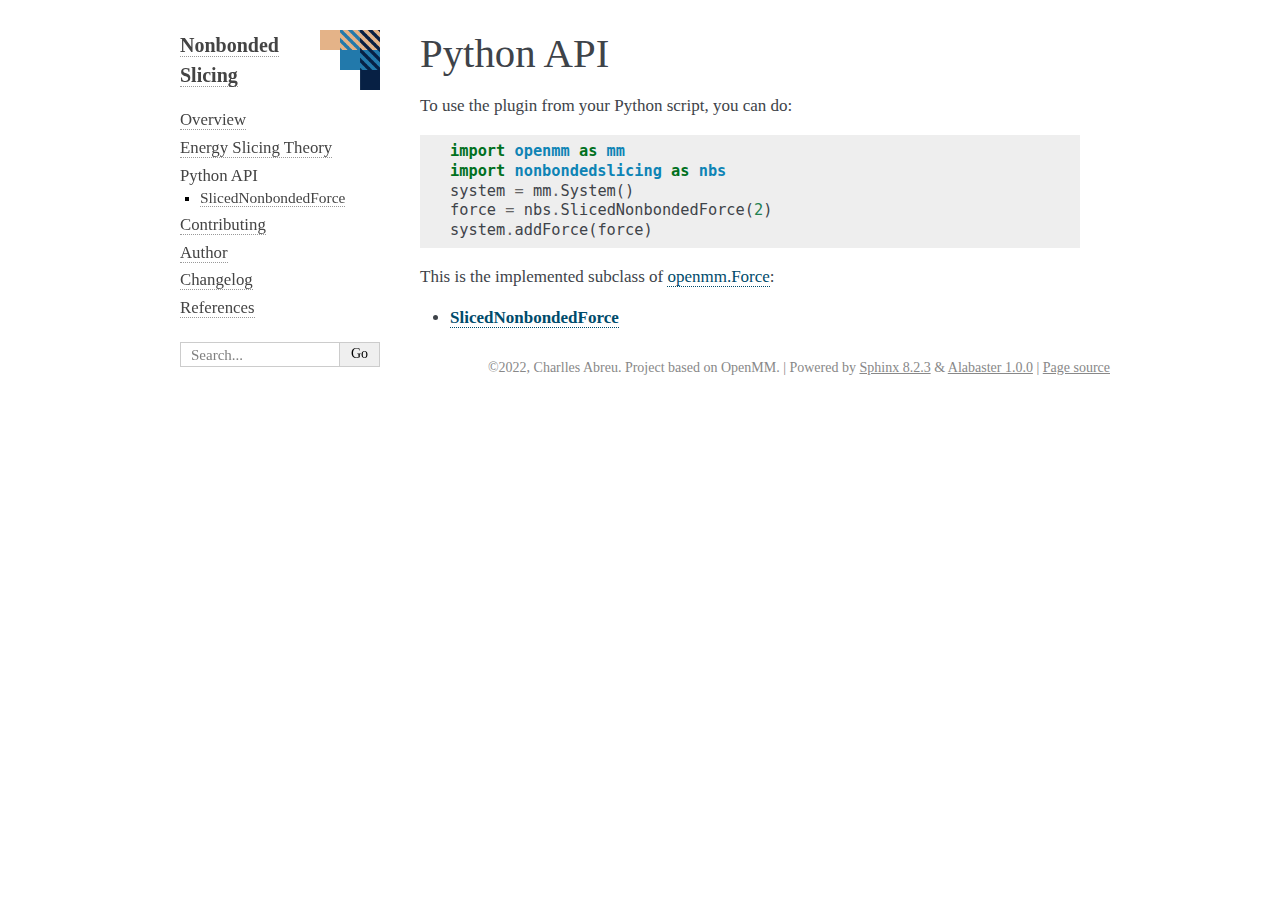
<file: docs/pythonapi/index.html>
<!DOCTYPE html>

<html lang="en" data-content_root="../">
  <head>
    <meta charset="utf-8" />
    <meta name="viewport" content="width=device-width, initial-scale=1.0" /><meta name="viewport" content="width=device-width, initial-scale=1" />

    <title>Python API &#8212; Nonbonded Slicing  documentation</title>
    <link rel="stylesheet" type="text/css" href="../_static/pygments.css?v=03e43079" />
    <link rel="stylesheet" type="text/css" href="../_static/basic.css?v=b08954a9" />
    <link rel="stylesheet" type="text/css" href="../_static/alabaster.css?v=27fed22d" />
    <link rel="stylesheet" type="text/css" href="../_static/copybutton.css?v=76b2166b" />
    <link rel="stylesheet" type="text/css" href="../_static/css/custom.css?v=d72ef124" />
    <script src="../_static/documentation_options.js?v=5929fcd5"></script>
    <script src="../_static/doctools.js?v=9bcbadda"></script>
    <script src="../_static/sphinx_highlight.js?v=dc90522c"></script>
    <script src="../_static/clipboard.min.js?v=a7894cd8"></script>
    <script src="../_static/copybutton.js?v=ccdb6887"></script>
    <link rel="index" title="Index" href="../genindex.html" />
    <link rel="search" title="Search" href="../search.html" />
    <link rel="next" title="SlicedNonbondedForce" href="SlicedNonbondedForce.html" />
    <link rel="prev" title="Energy Slicing Theory" href="../theory.html" />
   
  <link rel="stylesheet" href="../_static/custom.css" type="text/css" />
  

  
  

  </head><body>
  

    <div class="document">
      <div class="documentwrapper">
        <div class="bodywrapper">
          

          <div class="body" role="main">
            
  <section id="python-api">
<h1>Python API<a class="headerlink" href="#python-api" title="Link to this heading">¶</a></h1>
<p>To use the plugin from your Python script, you can do:</p>
<div class="highlight-python notranslate"><div class="highlight"><pre><span></span><span class="kn">import</span><span class="w"> </span><span class="nn">openmm</span><span class="w"> </span><span class="k">as</span><span class="w"> </span><span class="nn">mm</span>
<span class="kn">import</span><span class="w"> </span><span class="nn">nonbondedslicing</span><span class="w"> </span><span class="k">as</span><span class="w"> </span><span class="nn">nbs</span>
<span class="n">system</span> <span class="o">=</span> <span class="n">mm</span><span class="o">.</span><span class="n">System</span><span class="p">()</span>
<span class="n">force</span> <span class="o">=</span> <span class="n">nbs</span><span class="o">.</span><span class="n">SlicedNonbondedForce</span><span class="p">(</span><span class="mi">2</span><span class="p">)</span>
<span class="n">system</span><span class="o">.</span><span class="n">addForce</span><span class="p">(</span><span class="n">force</span><span class="p">)</span>
</pre></div>
</div>
<p>This is the implemented subclass of <a class="extlink-OpenMM reference external" href="http://docs.openmm.org/latest/api-python/generated/openmm.openmm.Force.html">openmm.Force</a>:</p>
<div class="toctree-wrapper compound">
<ul>
<li class="toctree-l1"><a class="reference internal" href="SlicedNonbondedForce.html">SlicedNonbondedForce</a></li>
</ul>
</div>
</section>


          </div>
          
        </div>
      </div>
      <div class="sphinxsidebar" role="navigation" aria-label="Main">
        <div class="sphinxsidebarwrapper">
<p class="logo">
  <a href="../index.html">
    <img class="logo" src="../_static/logo_small.png" alt="Logo" />
    
    <h1 class="logo logo-name">Nonbonded Slicing</h1>
    
  </a>
</p>











<h3><a href="../index.html">Table of Contents</a></h3>
<ul class="current">
<li class="toctree-l1"><a class="reference internal" href="../overview.html">Overview</a></li>
<li class="toctree-l1"><a class="reference internal" href="../theory.html">Energy Slicing Theory</a></li>
<li class="toctree-l1 current"><a class="current reference internal" href="#">Python API</a><ul>
<li class="toctree-l2"><a class="reference internal" href="SlicedNonbondedForce.html">SlicedNonbondedForce</a></li>
</ul>
</li>
<li class="toctree-l1"><a class="reference internal" href="../contributing.html">Contributing</a></li>
<li class="toctree-l1"><a class="reference internal" href="../authors.html">Author</a></li>
<li class="toctree-l1"><a class="reference internal" href="../changelog.html">Changelog</a></li>
<li class="toctree-l1"><a class="reference internal" href="../references.html">References</a></li>
</ul>

<search id="searchbox" style="display: none" role="search">
  <h3 id="searchlabel">Quick search</h3>
    <div class="searchformwrapper">
    <form class="search" action="../search.html" method="get">
      <input type="text" name="q" aria-labelledby="searchlabel" autocomplete="off" autocorrect="off" autocapitalize="off" spellcheck="false"/>
      <input type="submit" value="Go" />
    </form>
    </div>
</search>
<script>document.getElementById('searchbox').style.display = "block"</script>
        </div>
      </div>
      <div class="clearer"></div>
    </div>
    <div class="footer">
      &#169;2022, Charlles Abreu. Project based on OpenMM.
      
      |
      Powered by <a href="https://www.sphinx-doc.org/">Sphinx 8.2.3</a>
      &amp; <a href="https://alabaster.readthedocs.io">Alabaster 1.0.0</a>
      
      |
      <a href="../_sources/pythonapi/index.rst.txt"
          rel="nofollow">Page source</a>
    </div>

    

    
  </body>
</html>
</file>
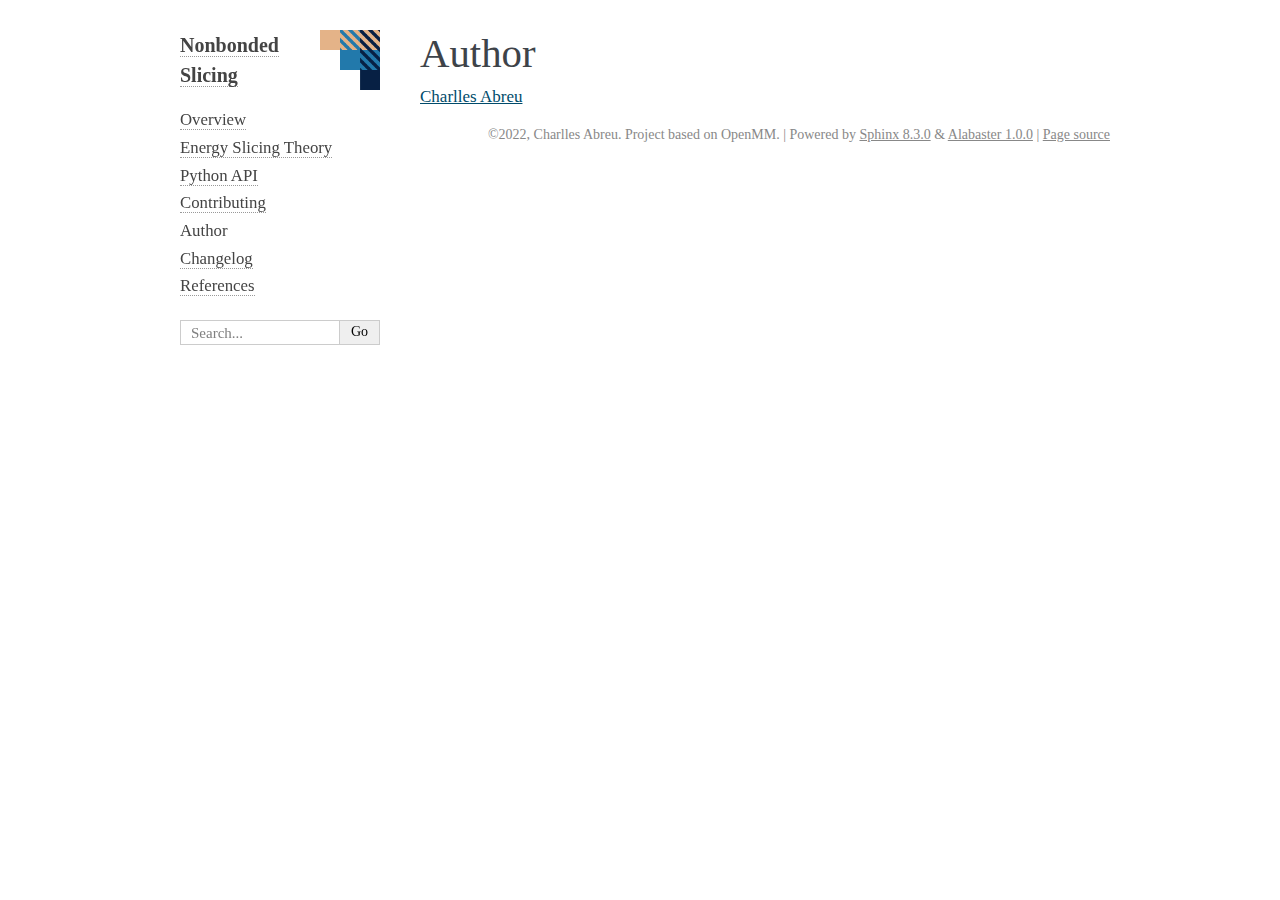
<file: docs/authors.html>
<!DOCTYPE html>

<html lang="en" data-content_root="./">
  <head>
    <meta charset="utf-8" />
    <meta name="viewport" content="width=device-width, initial-scale=1.0" /><meta name="viewport" content="width=device-width, initial-scale=1" />

    <title>Author &#8212; Nonbonded Slicing  documentation</title>
    <link rel="stylesheet" type="text/css" href="_static/pygments.css?v=03e43079" />
    <link rel="stylesheet" type="text/css" href="_static/basic.css?v=b08954a9" />
    <link rel="stylesheet" type="text/css" href="_static/alabaster.css?v=27fed22d" />
    <link rel="stylesheet" type="text/css" href="_static/copybutton.css?v=76b2166b" />
    <link rel="stylesheet" type="text/css" href="_static/css/custom.css?v=d72ef124" />
    <script src="_static/documentation_options.js?v=5929fcd5"></script>
    <script src="_static/doctools.js?v=9bcbadda"></script>
    <script src="_static/sphinx_highlight.js?v=dc90522c"></script>
    <script src="_static/clipboard.min.js?v=a7894cd8"></script>
    <script src="_static/copybutton.js?v=ccdb6887"></script>
    <link rel="index" title="Index" href="genindex.html" />
    <link rel="search" title="Search" href="search.html" />
    <link rel="next" title="Changelog" href="changelog.html" />
    <link rel="prev" title="Contributing" href="contributing.html" />
   
  <link rel="stylesheet" href="_static/custom.css" type="text/css" />
  

  
  

  </head><body>
  

    <div class="document">
      <div class="documentwrapper">
        <div class="bodywrapper">
          

          <div class="body" role="main">
            
  <section id="author">
<h1>Author<a class="headerlink" href="#author" title="Link to this heading">¶</a></h1>
<a class="github-button" href="https://github.com/craabreu" data-show-count="false" aria-label="Follow @craabreu on GitHub">Charlles Abreu</a>

<script async defer src="https://buttons.github.io/buttons.js"></script></section>


          </div>
          
        </div>
      </div>
      <div class="sphinxsidebar" role="navigation" aria-label="Main">
        <div class="sphinxsidebarwrapper">
<p class="logo">
  <a href="index.html">
    <img class="logo" src="_static/logo_small.png" alt="Logo" />
    
    <h1 class="logo logo-name">Nonbonded Slicing</h1>
    
  </a>
</p>











<h3><a href="index.html">Table of Contents</a></h3>
<ul class="current">
<li class="toctree-l1"><a class="reference internal" href="overview.html">Overview</a></li>
<li class="toctree-l1"><a class="reference internal" href="theory.html">Energy Slicing Theory</a></li>
<li class="toctree-l1"><a class="reference internal" href="pythonapi/index.html">Python API</a></li>
<li class="toctree-l1"><a class="reference internal" href="contributing.html">Contributing</a></li>
<li class="toctree-l1 current"><a class="current reference internal" href="#">Author</a></li>
<li class="toctree-l1"><a class="reference internal" href="changelog.html">Changelog</a></li>
<li class="toctree-l1"><a class="reference internal" href="references.html">References</a></li>
</ul>

<search id="searchbox" style="display: none" role="search">
  <h3 id="searchlabel">Quick search</h3>
    <div class="searchformwrapper">
    <form class="search" action="search.html" method="get">
      <input type="text" name="q" aria-labelledby="searchlabel" autocomplete="off" autocorrect="off" autocapitalize="off" spellcheck="false"/>
      <input type="submit" value="Go" />
    </form>
    </div>
</search>
<script>document.getElementById('searchbox').style.display = "block"</script>
        </div>
      </div>
      <div class="clearer"></div>
    </div>
    <div class="footer">
      &#169;2022, Charlles Abreu. Project based on OpenMM.
      
      |
      Powered by <a href="https://www.sphinx-doc.org/">Sphinx 8.3.0</a>
      &amp; <a href="https://alabaster.readthedocs.io">Alabaster 1.0.0</a>
      
      |
      <a href="_sources/authors.rst.txt"
          rel="nofollow">Page source</a>
    </div>

    

    
  </body>
</html>
</file>
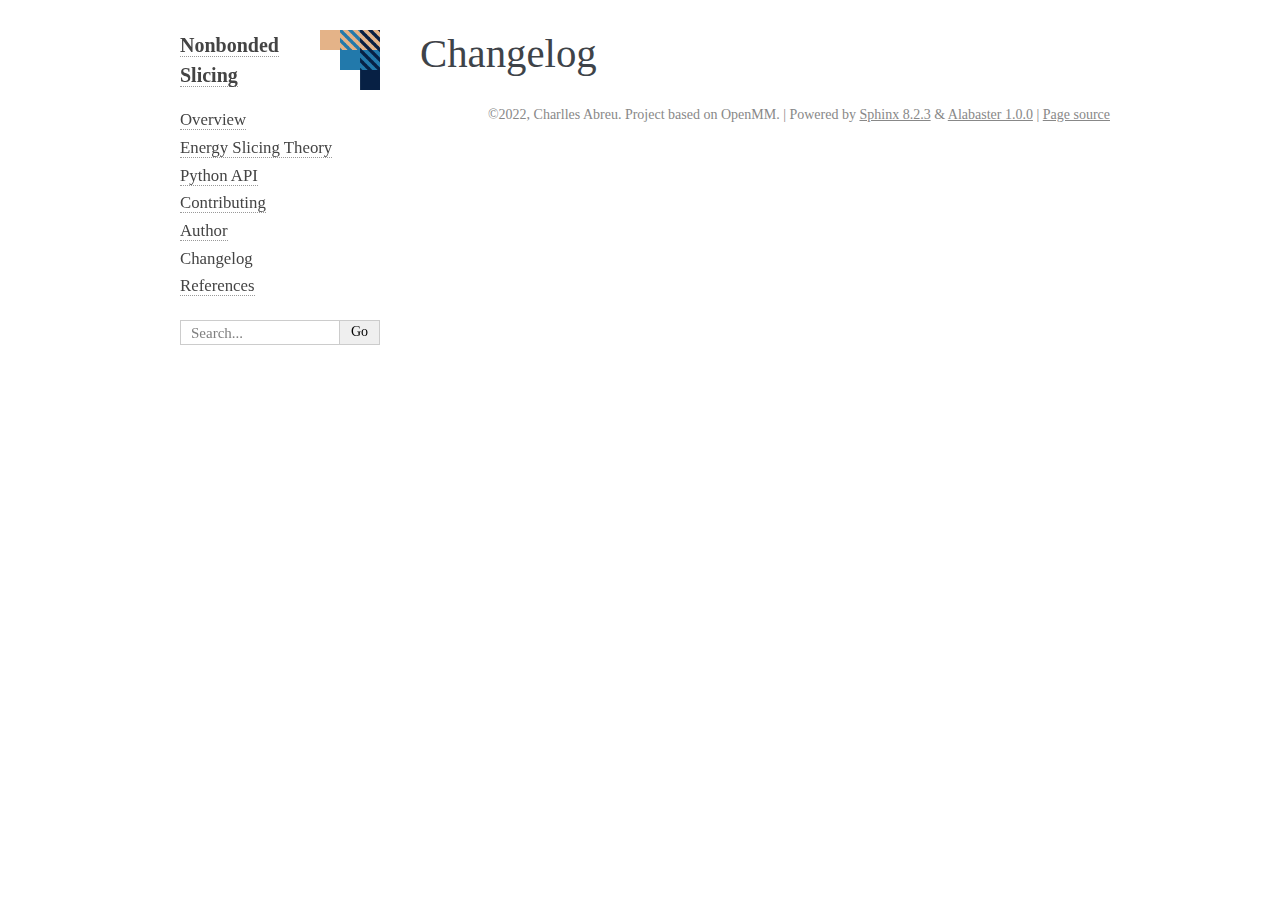
<file: docs/changelog.html>
<!DOCTYPE html>

<html lang="en" data-content_root="./">
  <head>
    <meta charset="utf-8" />
    <meta name="viewport" content="width=device-width, initial-scale=1.0" /><meta name="viewport" content="width=device-width, initial-scale=1" />

    <title>Changelog &#8212; Nonbonded Slicing  documentation</title>
    <link rel="stylesheet" type="text/css" href="_static/pygments.css?v=03e43079" />
    <link rel="stylesheet" type="text/css" href="_static/basic.css?v=b08954a9" />
    <link rel="stylesheet" type="text/css" href="_static/alabaster.css?v=27fed22d" />
    <link rel="stylesheet" type="text/css" href="_static/copybutton.css?v=76b2166b" />
    <link rel="stylesheet" type="text/css" href="_static/css/custom.css?v=d72ef124" />
    <script src="_static/documentation_options.js?v=5929fcd5"></script>
    <script src="_static/doctools.js?v=9bcbadda"></script>
    <script src="_static/sphinx_highlight.js?v=dc90522c"></script>
    <script src="_static/clipboard.min.js?v=a7894cd8"></script>
    <script src="_static/copybutton.js?v=ccdb6887"></script>
    <link rel="index" title="Index" href="genindex.html" />
    <link rel="search" title="Search" href="search.html" />
    <link rel="next" title="References" href="references.html" />
    <link rel="prev" title="Author" href="authors.html" />
   
  <link rel="stylesheet" href="_static/custom.css" type="text/css" />
  

  
  

  </head><body>
  

    <div class="document">
      <div class="documentwrapper">
        <div class="bodywrapper">
          

          <div class="body" role="main">
            
  <section id="changelog">
<h1>Changelog<a class="headerlink" href="#changelog" title="Link to this heading">¶</a></h1>
</section>


          </div>
          
        </div>
      </div>
      <div class="sphinxsidebar" role="navigation" aria-label="Main">
        <div class="sphinxsidebarwrapper">
<p class="logo">
  <a href="index.html">
    <img class="logo" src="_static/logo_small.png" alt="Logo" />
    
    <h1 class="logo logo-name">Nonbonded Slicing</h1>
    
  </a>
</p>











<h3><a href="index.html">Table of Contents</a></h3>
<ul class="current">
<li class="toctree-l1"><a class="reference internal" href="overview.html">Overview</a></li>
<li class="toctree-l1"><a class="reference internal" href="theory.html">Energy Slicing Theory</a></li>
<li class="toctree-l1"><a class="reference internal" href="pythonapi/index.html">Python API</a></li>
<li class="toctree-l1"><a class="reference internal" href="contributing.html">Contributing</a></li>
<li class="toctree-l1"><a class="reference internal" href="authors.html">Author</a></li>
<li class="toctree-l1 current"><a class="current reference internal" href="#">Changelog</a></li>
<li class="toctree-l1"><a class="reference internal" href="references.html">References</a></li>
</ul>

<search id="searchbox" style="display: none" role="search">
  <h3 id="searchlabel">Quick search</h3>
    <div class="searchformwrapper">
    <form class="search" action="search.html" method="get">
      <input type="text" name="q" aria-labelledby="searchlabel" autocomplete="off" autocorrect="off" autocapitalize="off" spellcheck="false"/>
      <input type="submit" value="Go" />
    </form>
    </div>
</search>
<script>document.getElementById('searchbox').style.display = "block"</script>
        </div>
      </div>
      <div class="clearer"></div>
    </div>
    <div class="footer">
      &#169;2022, Charlles Abreu. Project based on OpenMM.
      
      |
      Powered by <a href="https://www.sphinx-doc.org/">Sphinx 8.2.3</a>
      &amp; <a href="https://alabaster.readthedocs.io">Alabaster 1.0.0</a>
      
      |
      <a href="_sources/changelog.rst.txt"
          rel="nofollow">Page source</a>
    </div>

    

    
  </body>
</html>
</file>
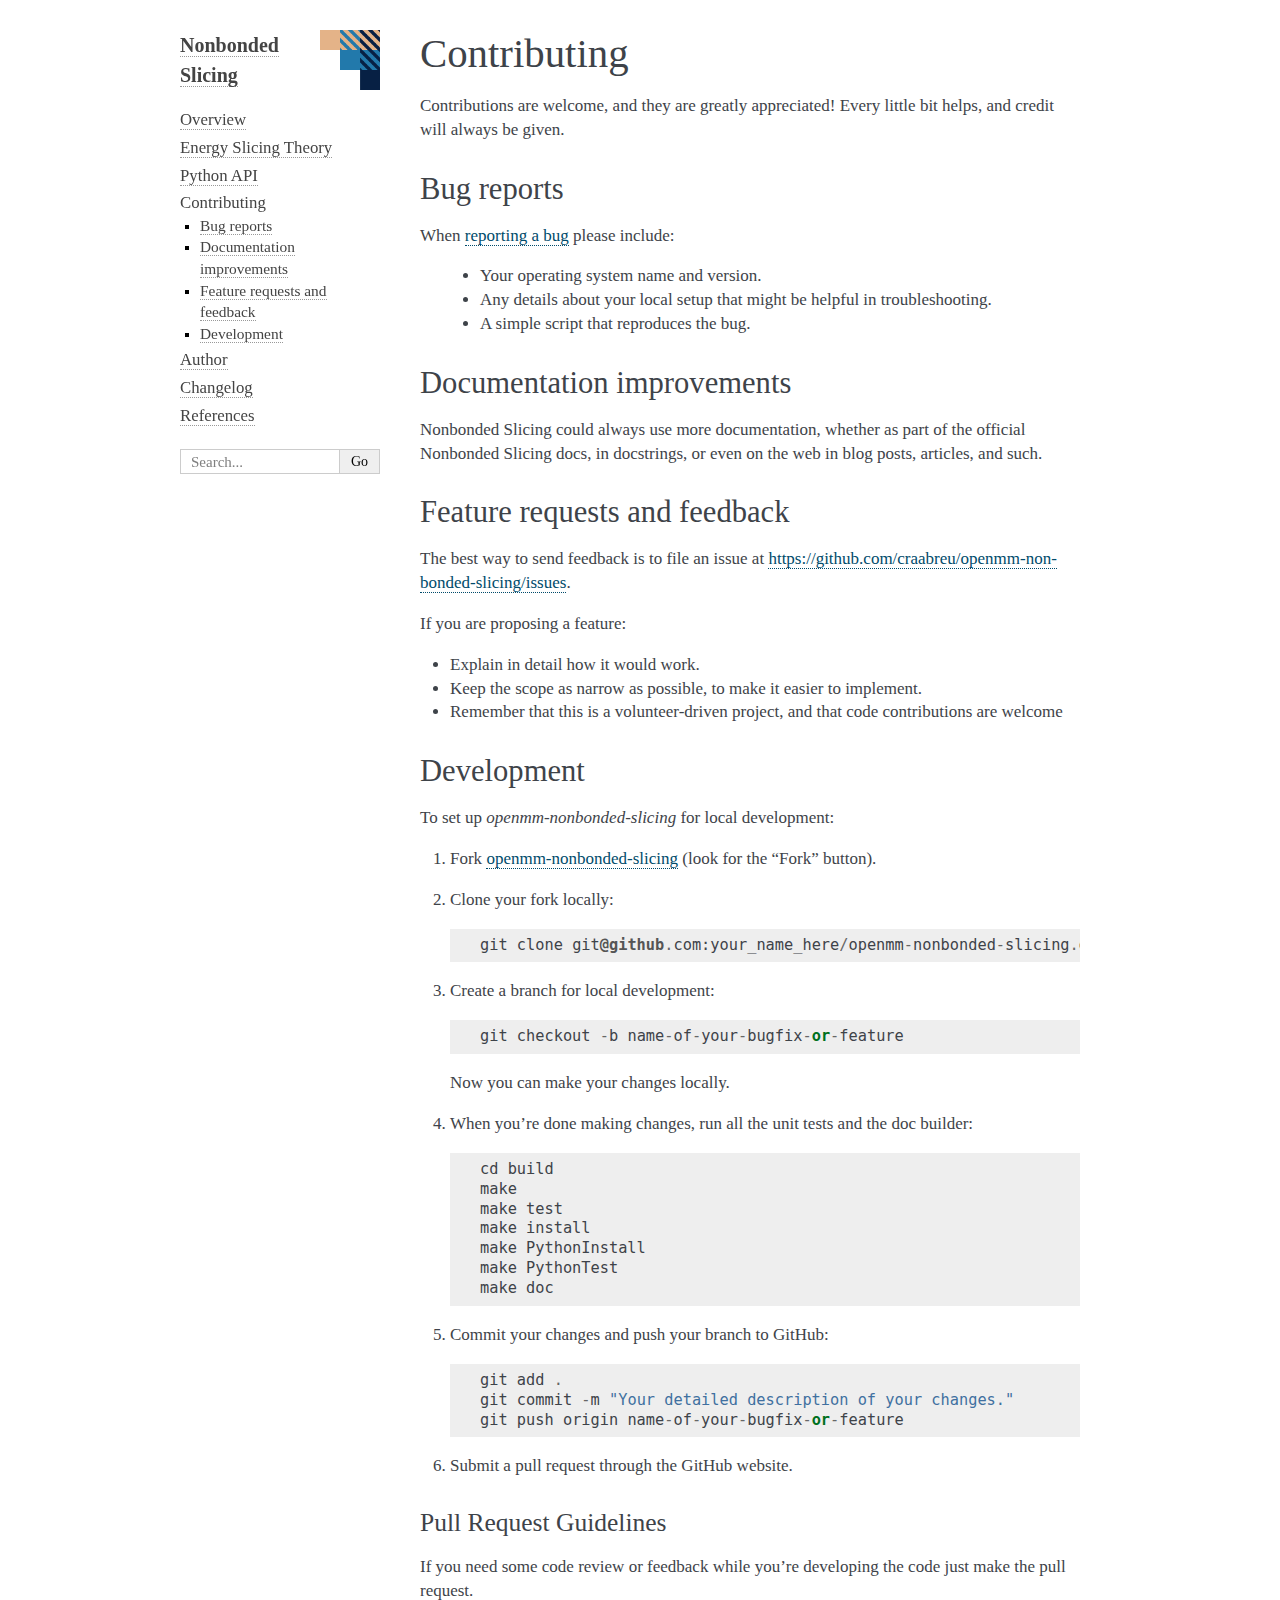
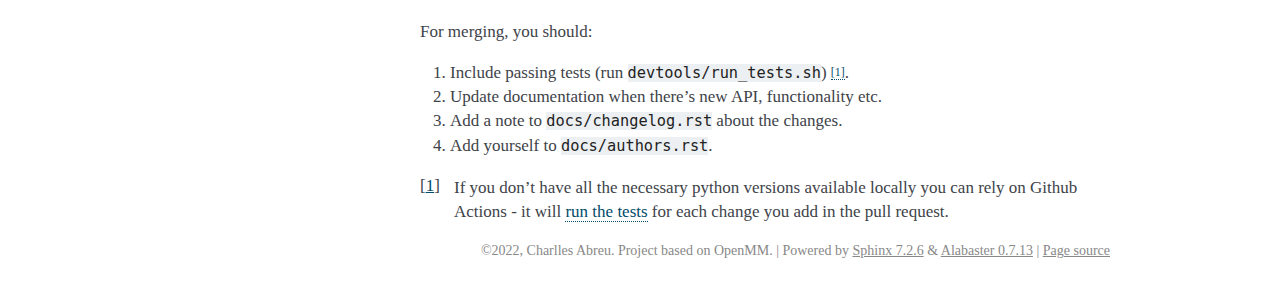
<file: docs/contributing.html>
<!DOCTYPE html>

<html lang="en" data-content_root="./">
  <head>
    <meta charset="utf-8" />
    <meta name="viewport" content="width=device-width, initial-scale=1.0" /><meta name="viewport" content="width=device-width, initial-scale=1" />

    <title>Contributing &#8212; Nonbonded Slicing  documentation</title>
    <link rel="stylesheet" type="text/css" href="_static/pygments.css?v=fa44fd50" />
    <link rel="stylesheet" type="text/css" href="_static/alabaster.css?v=039e1c02" />
    <link rel="stylesheet" type="text/css" href="_static/copybutton.css?v=76b2166b" />
    <link rel="stylesheet" type="text/css" href="_static/css/custom.css?v=d72ef124" />
    <script src="_static/documentation_options.js?v=5929fcd5"></script>
    <script src="_static/doctools.js?v=888ff710"></script>
    <script src="_static/sphinx_highlight.js?v=dc90522c"></script>
    <script src="_static/clipboard.min.js?v=a7894cd8"></script>
    <script src="_static/copybutton.js?v=ccdb6887"></script>
    <link rel="index" title="Index" href="genindex.html" />
    <link rel="search" title="Search" href="search.html" />
    <link rel="next" title="Author" href="authors.html" />
    <link rel="prev" title="SlicedNonbondedForce" href="pythonapi/SlicedNonbondedForce.html" />
   
  <link rel="stylesheet" href="_static/custom.css" type="text/css" />
  
  
  <meta name="viewport" content="width=device-width, initial-scale=0.9, maximum-scale=0.9" />

  </head><body>
  

    <div class="document">
      <div class="documentwrapper">
        <div class="bodywrapper">
          

          <div class="body" role="main">
            
  <section id="contributing">
<h1>Contributing<a class="headerlink" href="#contributing" title="Link to this heading">¶</a></h1>
<p>Contributions are welcome, and they are greatly appreciated! Every
little bit helps, and credit will always be given.</p>
<section id="bug-reports">
<h2>Bug reports<a class="headerlink" href="#bug-reports" title="Link to this heading">¶</a></h2>
<p>When <a class="reference external" href="https://github.com/craabreu/openmm-nonbonded-slicing/issues">reporting a bug</a> please include:</p>
<blockquote>
<div><ul class="simple">
<li><p>Your operating system name and version.</p></li>
<li><p>Any details about your local setup that might be helpful in troubleshooting.</p></li>
<li><p>A simple script that reproduces the bug.</p></li>
</ul>
</div></blockquote>
</section>
<section id="documentation-improvements">
<h2>Documentation improvements<a class="headerlink" href="#documentation-improvements" title="Link to this heading">¶</a></h2>
<p>Nonbonded Slicing could always use more documentation, whether as part of the
official Nonbonded Slicing docs, in docstrings, or even on the web in blog posts,
articles, and such.</p>
</section>
<section id="feature-requests-and-feedback">
<h2>Feature requests and feedback<a class="headerlink" href="#feature-requests-and-feedback" title="Link to this heading">¶</a></h2>
<p>The best way to send feedback is to file an issue at <a class="reference external" href="https://github.com/craabreu/openmm-nonbonded-slicing/issues">https://github.com/craabreu/openmm-nonbonded-slicing/issues</a>.</p>
<p>If you are proposing a feature:</p>
<ul class="simple">
<li><p>Explain in detail how it would work.</p></li>
<li><p>Keep the scope as narrow as possible, to make it easier to implement.</p></li>
<li><p>Remember that this is a volunteer-driven project, and that code contributions are welcome</p></li>
</ul>
</section>
<section id="development">
<h2>Development<a class="headerlink" href="#development" title="Link to this heading">¶</a></h2>
<p>To set up <cite>openmm-nonbonded-slicing</cite> for local development:</p>
<ol class="arabic">
<li><p>Fork <a class="reference external" href="https://github.com/craabreu/openmm-nonbonded-slicing">openmm-nonbonded-slicing</a>
(look for the “Fork” button).</p></li>
<li><p>Clone your fork locally:</p>
<div class="highlight-default notranslate"><div class="highlight"><pre><span></span><span class="n">git</span> <span class="n">clone</span> <span class="n">git</span><span class="nd">@github</span><span class="o">.</span><span class="n">com</span><span class="p">:</span><span class="n">your_name_here</span><span class="o">/</span><span class="n">openmm</span><span class="o">-</span><span class="n">nonbonded</span><span class="o">-</span><span class="n">slicing</span><span class="o">.</span><span class="n">git</span>
</pre></div>
</div>
</li>
<li><p>Create a branch for local development:</p>
<div class="highlight-default notranslate"><div class="highlight"><pre><span></span><span class="n">git</span> <span class="n">checkout</span> <span class="o">-</span><span class="n">b</span> <span class="n">name</span><span class="o">-</span><span class="n">of</span><span class="o">-</span><span class="n">your</span><span class="o">-</span><span class="n">bugfix</span><span class="o">-</span><span class="ow">or</span><span class="o">-</span><span class="n">feature</span>
</pre></div>
</div>
<p>Now you can make your changes locally.</p>
</li>
<li><p>When you’re done making changes, run all the unit tests and the doc builder:</p>
<div class="highlight-default notranslate"><div class="highlight"><pre><span></span><span class="n">cd</span> <span class="n">build</span>
<span class="n">make</span>
<span class="n">make</span> <span class="n">test</span>
<span class="n">make</span> <span class="n">install</span>
<span class="n">make</span> <span class="n">PythonInstall</span>
<span class="n">make</span> <span class="n">PythonTest</span>
<span class="n">make</span> <span class="n">doc</span>
</pre></div>
</div>
</li>
<li><p>Commit your changes and push your branch to GitHub:</p>
<div class="highlight-default notranslate"><div class="highlight"><pre><span></span><span class="n">git</span> <span class="n">add</span> <span class="o">.</span>
<span class="n">git</span> <span class="n">commit</span> <span class="o">-</span><span class="n">m</span> <span class="s2">&quot;Your detailed description of your changes.&quot;</span>
<span class="n">git</span> <span class="n">push</span> <span class="n">origin</span> <span class="n">name</span><span class="o">-</span><span class="n">of</span><span class="o">-</span><span class="n">your</span><span class="o">-</span><span class="n">bugfix</span><span class="o">-</span><span class="ow">or</span><span class="o">-</span><span class="n">feature</span>
</pre></div>
</div>
</li>
<li><p>Submit a pull request through the GitHub website.</p></li>
</ol>
<section id="pull-request-guidelines">
<h3>Pull Request Guidelines<a class="headerlink" href="#pull-request-guidelines" title="Link to this heading">¶</a></h3>
<p>If you need some code review or feedback while you’re developing the code just make the pull request.</p>
<p>For merging, you should:</p>
<ol class="arabic simple">
<li><p>Include passing tests (run <code class="docutils literal notranslate"><span class="pre">devtools/run_tests.sh</span></code>) <a class="footnote-reference brackets" href="#id2" id="id1" role="doc-noteref"><span class="fn-bracket">[</span>1<span class="fn-bracket">]</span></a>.</p></li>
<li><p>Update documentation when there’s new API, functionality etc.</p></li>
<li><p>Add a note to <code class="docutils literal notranslate"><span class="pre">docs/changelog.rst</span></code> about the changes.</p></li>
<li><p>Add yourself to <code class="docutils literal notranslate"><span class="pre">docs/authors.rst</span></code>.</p></li>
</ol>
<aside class="footnote-list brackets">
<aside class="footnote brackets" id="id2" role="doc-footnote">
<span class="label"><span class="fn-bracket">[</span><a role="doc-backlink" href="#id1">1</a><span class="fn-bracket">]</span></span>
<p>If you don’t have all the necessary python versions available locally you can rely on Github Actions - it will
<a class="reference external" href="https://travis-ci.org/craabreu/openmm-nonbonded-slicing/pull_requests">run the tests</a> for each change you add in the pull request.</p>
</aside>
</aside>
</section>
</section>
</section>


          </div>
          
        </div>
      </div>
      <div class="sphinxsidebar" role="navigation" aria-label="main navigation">
        <div class="sphinxsidebarwrapper">
<p class="logo">
  <a href="index.html">
    <img class="logo" src="_static/logo_small.png" alt="Logo"/>
    
    <h1 class="logo logo-name">Nonbonded Slicing</h1>
    
  </a>
</p>











<h3><a href="index.html">Table of Contents</a></h3>
<ul class="current">
<li class="toctree-l1"><a class="reference internal" href="overview.html">Overview</a></li>
<li class="toctree-l1"><a class="reference internal" href="theory.html">Energy Slicing Theory</a></li>
<li class="toctree-l1"><a class="reference internal" href="pythonapi/index.html">Python API</a></li>
<li class="toctree-l1 current"><a class="current reference internal" href="#">Contributing</a><ul>
<li class="toctree-l2"><a class="reference internal" href="#bug-reports">Bug reports</a></li>
<li class="toctree-l2"><a class="reference internal" href="#documentation-improvements">Documentation improvements</a></li>
<li class="toctree-l2"><a class="reference internal" href="#feature-requests-and-feedback">Feature requests and feedback</a></li>
<li class="toctree-l2"><a class="reference internal" href="#development">Development</a></li>
</ul>
</li>
<li class="toctree-l1"><a class="reference internal" href="authors.html">Author</a></li>
<li class="toctree-l1"><a class="reference internal" href="changelog.html">Changelog</a></li>
<li class="toctree-l1"><a class="reference internal" href="references.html">References</a></li>
</ul>

<div id="searchbox" style="display: none" role="search">
  <h3 id="searchlabel">Quick search</h3>
    <div class="searchformwrapper">
    <form class="search" action="search.html" method="get">
      <input type="text" name="q" aria-labelledby="searchlabel" autocomplete="off" autocorrect="off" autocapitalize="off" spellcheck="false"/>
      <input type="submit" value="Go" />
    </form>
    </div>
</div>
<script>document.getElementById('searchbox').style.display = "block"</script>
        </div>
      </div>
      <div class="clearer"></div>
    </div>
    <div class="footer">
      &copy;2022, Charlles Abreu. Project based on OpenMM.
      
      |
      Powered by <a href="http://sphinx-doc.org/">Sphinx 7.2.6</a>
      &amp; <a href="https://github.com/bitprophet/alabaster">Alabaster 0.7.13</a>
      
      |
      <a href="_sources/contributing.rst.txt"
          rel="nofollow">Page source</a>
    </div>

    

    
  </body>
</html>
</file>
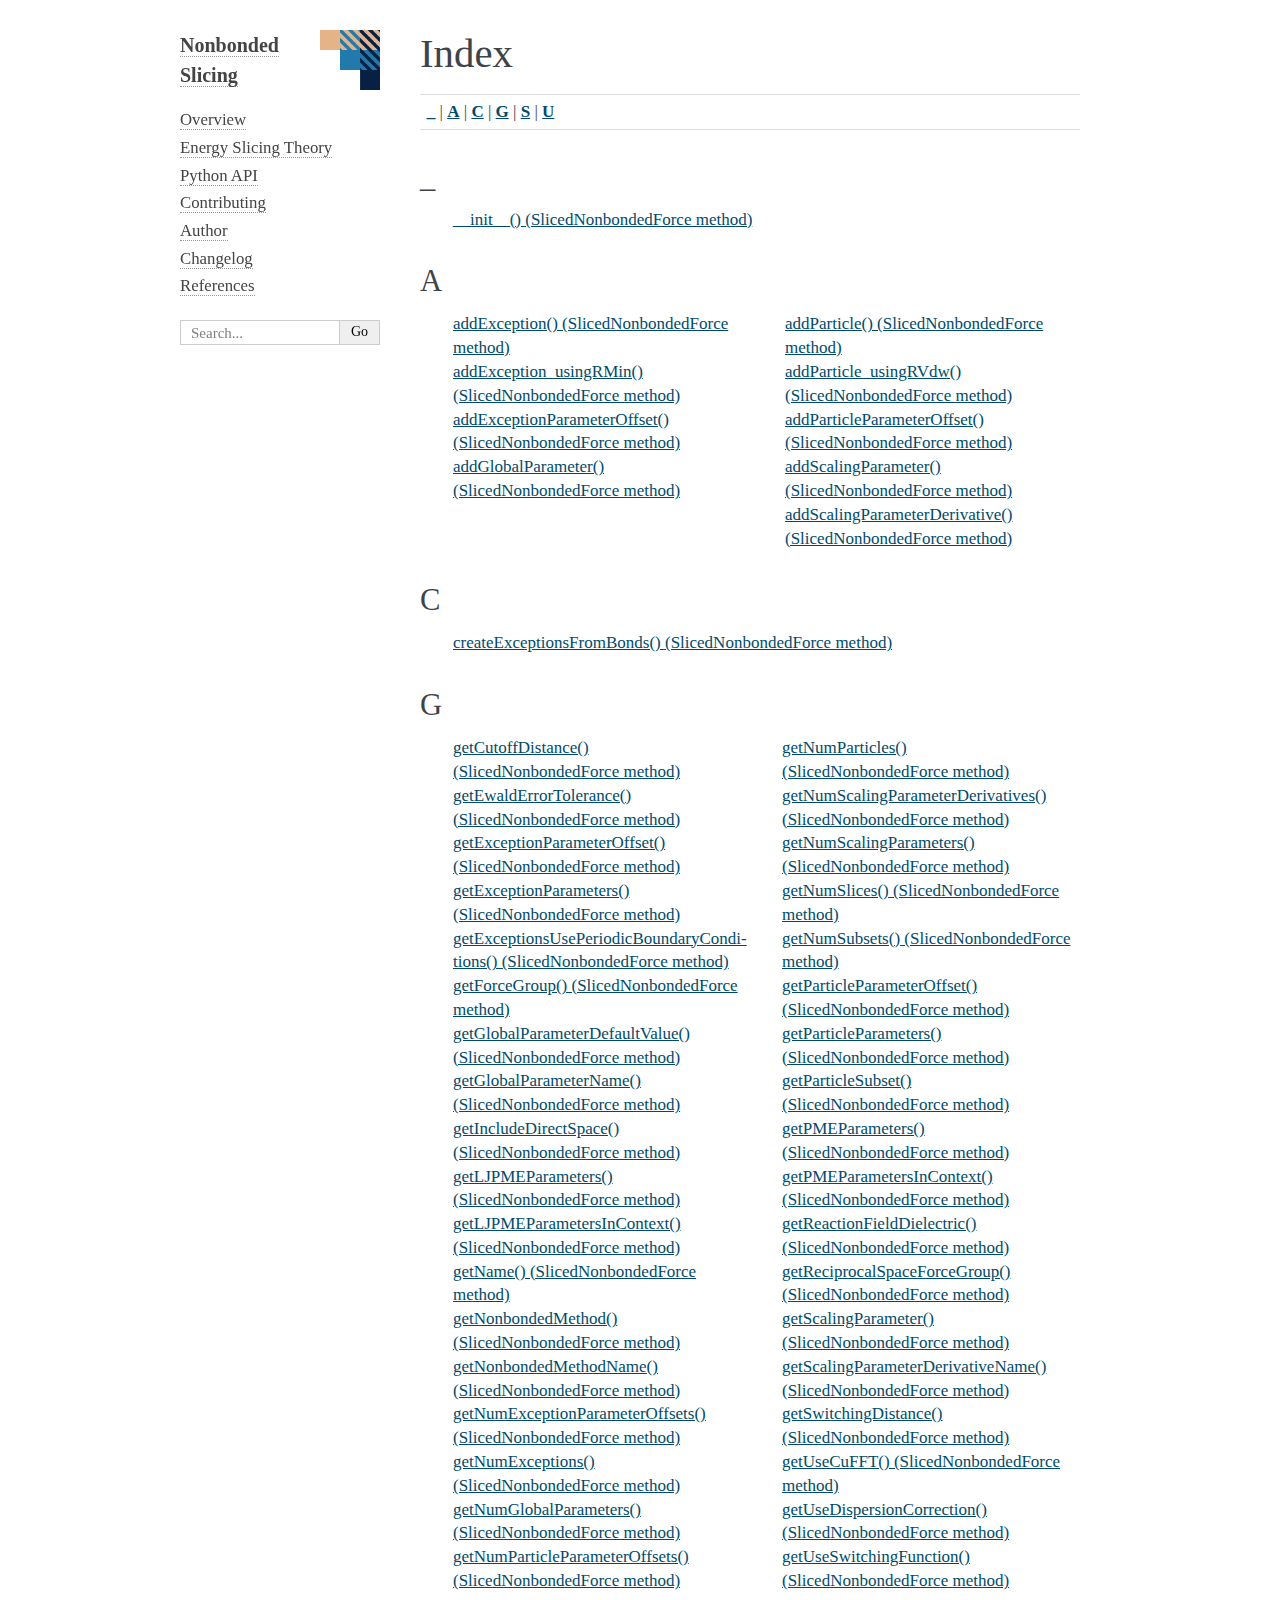
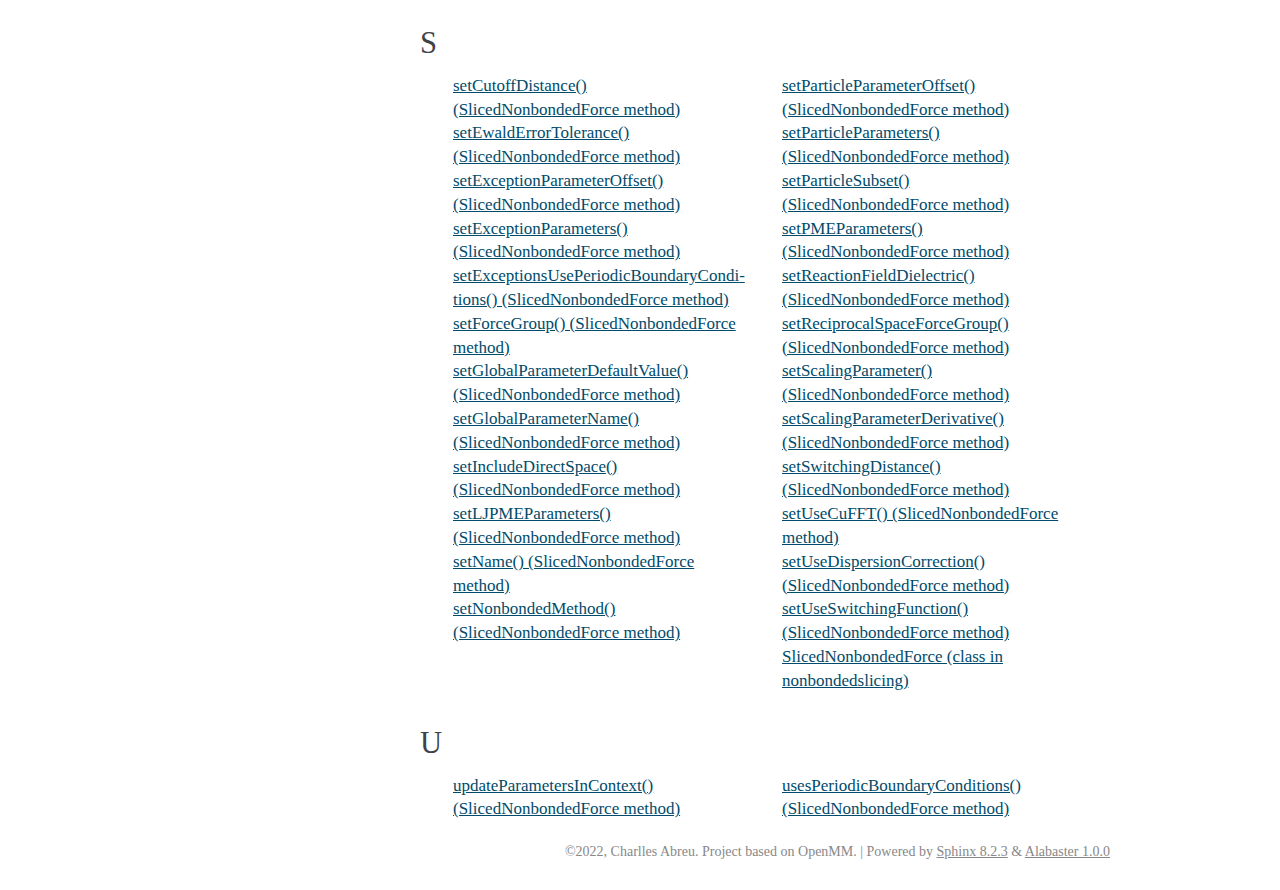
<file: docs/genindex.html>
<!DOCTYPE html>

<html lang="en" data-content_root="./">
  <head>
    <meta charset="utf-8" />
    <meta name="viewport" content="width=device-width, initial-scale=1.0" />
    <title>Index &#8212; Nonbonded Slicing  documentation</title>
    <link rel="stylesheet" type="text/css" href="_static/pygments.css?v=03e43079" />
    <link rel="stylesheet" type="text/css" href="_static/basic.css?v=b08954a9" />
    <link rel="stylesheet" type="text/css" href="_static/alabaster.css?v=27fed22d" />
    <link rel="stylesheet" type="text/css" href="_static/copybutton.css?v=76b2166b" />
    <link rel="stylesheet" type="text/css" href="_static/css/custom.css?v=d72ef124" />
    <script src="_static/documentation_options.js?v=5929fcd5"></script>
    <script src="_static/doctools.js?v=9bcbadda"></script>
    <script src="_static/sphinx_highlight.js?v=dc90522c"></script>
    <script src="_static/clipboard.min.js?v=a7894cd8"></script>
    <script src="_static/copybutton.js?v=ccdb6887"></script>
    <link rel="index" title="Index" href="#" />
    <link rel="search" title="Search" href="search.html" />
   
  <link rel="stylesheet" href="_static/custom.css" type="text/css" />
  

  
  

  </head><body>
  

    <div class="document">
      <div class="documentwrapper">
        <div class="bodywrapper">
          

          <div class="body" role="main">
            

<h1 id="index">Index</h1>

<div class="genindex-jumpbox">
 <a href="#_"><strong>_</strong></a>
 | <a href="#A"><strong>A</strong></a>
 | <a href="#C"><strong>C</strong></a>
 | <a href="#G"><strong>G</strong></a>
 | <a href="#S"><strong>S</strong></a>
 | <a href="#U"><strong>U</strong></a>
 
</div>
<h2 id="_">_</h2>
<table style="width: 100%" class="indextable genindextable"><tr>
  <td style="width: 33%; vertical-align: top;"><ul>
      <li><a href="pythonapi/SlicedNonbondedForce.html#nonbondedslicing.SlicedNonbondedForce.__init__">__init__() (SlicedNonbondedForce method)</a>
</li>
  </ul></td>
</tr></table>

<h2 id="A">A</h2>
<table style="width: 100%" class="indextable genindextable"><tr>
  <td style="width: 33%; vertical-align: top;"><ul>
      <li><a href="pythonapi/SlicedNonbondedForce.html#nonbondedslicing.SlicedNonbondedForce.addException">addException() (SlicedNonbondedForce method)</a>
</li>
      <li><a href="pythonapi/SlicedNonbondedForce.html#nonbondedslicing.SlicedNonbondedForce.addException_usingRMin">addException_usingRMin() (SlicedNonbondedForce method)</a>
</li>
      <li><a href="pythonapi/SlicedNonbondedForce.html#nonbondedslicing.SlicedNonbondedForce.addExceptionParameterOffset">addExceptionParameterOffset() (SlicedNonbondedForce method)</a>
</li>
      <li><a href="pythonapi/SlicedNonbondedForce.html#nonbondedslicing.SlicedNonbondedForce.addGlobalParameter">addGlobalParameter() (SlicedNonbondedForce method)</a>
</li>
  </ul></td>
  <td style="width: 33%; vertical-align: top;"><ul>
      <li><a href="pythonapi/SlicedNonbondedForce.html#nonbondedslicing.SlicedNonbondedForce.addParticle">addParticle() (SlicedNonbondedForce method)</a>
</li>
      <li><a href="pythonapi/SlicedNonbondedForce.html#nonbondedslicing.SlicedNonbondedForce.addParticle_usingRVdw">addParticle_usingRVdw() (SlicedNonbondedForce method)</a>
</li>
      <li><a href="pythonapi/SlicedNonbondedForce.html#nonbondedslicing.SlicedNonbondedForce.addParticleParameterOffset">addParticleParameterOffset() (SlicedNonbondedForce method)</a>
</li>
      <li><a href="pythonapi/SlicedNonbondedForce.html#nonbondedslicing.SlicedNonbondedForce.addScalingParameter">addScalingParameter() (SlicedNonbondedForce method)</a>
</li>
      <li><a href="pythonapi/SlicedNonbondedForce.html#nonbondedslicing.SlicedNonbondedForce.addScalingParameterDerivative">addScalingParameterDerivative() (SlicedNonbondedForce method)</a>
</li>
  </ul></td>
</tr></table>

<h2 id="C">C</h2>
<table style="width: 100%" class="indextable genindextable"><tr>
  <td style="width: 33%; vertical-align: top;"><ul>
      <li><a href="pythonapi/SlicedNonbondedForce.html#nonbondedslicing.SlicedNonbondedForce.createExceptionsFromBonds">createExceptionsFromBonds() (SlicedNonbondedForce method)</a>
</li>
  </ul></td>
</tr></table>

<h2 id="G">G</h2>
<table style="width: 100%" class="indextable genindextable"><tr>
  <td style="width: 33%; vertical-align: top;"><ul>
      <li><a href="pythonapi/SlicedNonbondedForce.html#nonbondedslicing.SlicedNonbondedForce.getCutoffDistance">getCutoffDistance() (SlicedNonbondedForce method)</a>
</li>
      <li><a href="pythonapi/SlicedNonbondedForce.html#nonbondedslicing.SlicedNonbondedForce.getEwaldErrorTolerance">getEwaldErrorTolerance() (SlicedNonbondedForce method)</a>
</li>
      <li><a href="pythonapi/SlicedNonbondedForce.html#nonbondedslicing.SlicedNonbondedForce.getExceptionParameterOffset">getExceptionParameterOffset() (SlicedNonbondedForce method)</a>
</li>
      <li><a href="pythonapi/SlicedNonbondedForce.html#nonbondedslicing.SlicedNonbondedForce.getExceptionParameters">getExceptionParameters() (SlicedNonbondedForce method)</a>
</li>
      <li><a href="pythonapi/SlicedNonbondedForce.html#nonbondedslicing.SlicedNonbondedForce.getExceptionsUsePeriodicBoundaryConditions">getExceptionsUsePeriodicBoundaryConditions() (SlicedNonbondedForce method)</a>
</li>
      <li><a href="pythonapi/SlicedNonbondedForce.html#nonbondedslicing.SlicedNonbondedForce.getForceGroup">getForceGroup() (SlicedNonbondedForce method)</a>
</li>
      <li><a href="pythonapi/SlicedNonbondedForce.html#nonbondedslicing.SlicedNonbondedForce.getGlobalParameterDefaultValue">getGlobalParameterDefaultValue() (SlicedNonbondedForce method)</a>
</li>
      <li><a href="pythonapi/SlicedNonbondedForce.html#nonbondedslicing.SlicedNonbondedForce.getGlobalParameterName">getGlobalParameterName() (SlicedNonbondedForce method)</a>
</li>
      <li><a href="pythonapi/SlicedNonbondedForce.html#nonbondedslicing.SlicedNonbondedForce.getIncludeDirectSpace">getIncludeDirectSpace() (SlicedNonbondedForce method)</a>
</li>
      <li><a href="pythonapi/SlicedNonbondedForce.html#nonbondedslicing.SlicedNonbondedForce.getLJPMEParameters">getLJPMEParameters() (SlicedNonbondedForce method)</a>
</li>
      <li><a href="pythonapi/SlicedNonbondedForce.html#nonbondedslicing.SlicedNonbondedForce.getLJPMEParametersInContext">getLJPMEParametersInContext() (SlicedNonbondedForce method)</a>
</li>
      <li><a href="pythonapi/SlicedNonbondedForce.html#nonbondedslicing.SlicedNonbondedForce.getName">getName() (SlicedNonbondedForce method)</a>
</li>
      <li><a href="pythonapi/SlicedNonbondedForce.html#nonbondedslicing.SlicedNonbondedForce.getNonbondedMethod">getNonbondedMethod() (SlicedNonbondedForce method)</a>
</li>
      <li><a href="pythonapi/SlicedNonbondedForce.html#nonbondedslicing.SlicedNonbondedForce.getNonbondedMethodName">getNonbondedMethodName() (SlicedNonbondedForce method)</a>
</li>
      <li><a href="pythonapi/SlicedNonbondedForce.html#nonbondedslicing.SlicedNonbondedForce.getNumExceptionParameterOffsets">getNumExceptionParameterOffsets() (SlicedNonbondedForce method)</a>
</li>
      <li><a href="pythonapi/SlicedNonbondedForce.html#nonbondedslicing.SlicedNonbondedForce.getNumExceptions">getNumExceptions() (SlicedNonbondedForce method)</a>
</li>
      <li><a href="pythonapi/SlicedNonbondedForce.html#nonbondedslicing.SlicedNonbondedForce.getNumGlobalParameters">getNumGlobalParameters() (SlicedNonbondedForce method)</a>
</li>
      <li><a href="pythonapi/SlicedNonbondedForce.html#nonbondedslicing.SlicedNonbondedForce.getNumParticleParameterOffsets">getNumParticleParameterOffsets() (SlicedNonbondedForce method)</a>
</li>
  </ul></td>
  <td style="width: 33%; vertical-align: top;"><ul>
      <li><a href="pythonapi/SlicedNonbondedForce.html#nonbondedslicing.SlicedNonbondedForce.getNumParticles">getNumParticles() (SlicedNonbondedForce method)</a>
</li>
      <li><a href="pythonapi/SlicedNonbondedForce.html#nonbondedslicing.SlicedNonbondedForce.getNumScalingParameterDerivatives">getNumScalingParameterDerivatives() (SlicedNonbondedForce method)</a>
</li>
      <li><a href="pythonapi/SlicedNonbondedForce.html#nonbondedslicing.SlicedNonbondedForce.getNumScalingParameters">getNumScalingParameters() (SlicedNonbondedForce method)</a>
</li>
      <li><a href="pythonapi/SlicedNonbondedForce.html#nonbondedslicing.SlicedNonbondedForce.getNumSlices">getNumSlices() (SlicedNonbondedForce method)</a>
</li>
      <li><a href="pythonapi/SlicedNonbondedForce.html#nonbondedslicing.SlicedNonbondedForce.getNumSubsets">getNumSubsets() (SlicedNonbondedForce method)</a>
</li>
      <li><a href="pythonapi/SlicedNonbondedForce.html#nonbondedslicing.SlicedNonbondedForce.getParticleParameterOffset">getParticleParameterOffset() (SlicedNonbondedForce method)</a>
</li>
      <li><a href="pythonapi/SlicedNonbondedForce.html#nonbondedslicing.SlicedNonbondedForce.getParticleParameters">getParticleParameters() (SlicedNonbondedForce method)</a>
</li>
      <li><a href="pythonapi/SlicedNonbondedForce.html#nonbondedslicing.SlicedNonbondedForce.getParticleSubset">getParticleSubset() (SlicedNonbondedForce method)</a>
</li>
      <li><a href="pythonapi/SlicedNonbondedForce.html#nonbondedslicing.SlicedNonbondedForce.getPMEParameters">getPMEParameters() (SlicedNonbondedForce method)</a>
</li>
      <li><a href="pythonapi/SlicedNonbondedForce.html#nonbondedslicing.SlicedNonbondedForce.getPMEParametersInContext">getPMEParametersInContext() (SlicedNonbondedForce method)</a>
</li>
      <li><a href="pythonapi/SlicedNonbondedForce.html#nonbondedslicing.SlicedNonbondedForce.getReactionFieldDielectric">getReactionFieldDielectric() (SlicedNonbondedForce method)</a>
</li>
      <li><a href="pythonapi/SlicedNonbondedForce.html#nonbondedslicing.SlicedNonbondedForce.getReciprocalSpaceForceGroup">getReciprocalSpaceForceGroup() (SlicedNonbondedForce method)</a>
</li>
      <li><a href="pythonapi/SlicedNonbondedForce.html#nonbondedslicing.SlicedNonbondedForce.getScalingParameter">getScalingParameter() (SlicedNonbondedForce method)</a>
</li>
      <li><a href="pythonapi/SlicedNonbondedForce.html#nonbondedslicing.SlicedNonbondedForce.getScalingParameterDerivativeName">getScalingParameterDerivativeName() (SlicedNonbondedForce method)</a>
</li>
      <li><a href="pythonapi/SlicedNonbondedForce.html#nonbondedslicing.SlicedNonbondedForce.getSwitchingDistance">getSwitchingDistance() (SlicedNonbondedForce method)</a>
</li>
      <li><a href="pythonapi/SlicedNonbondedForce.html#nonbondedslicing.SlicedNonbondedForce.getUseCuFFT">getUseCuFFT() (SlicedNonbondedForce method)</a>
</li>
      <li><a href="pythonapi/SlicedNonbondedForce.html#nonbondedslicing.SlicedNonbondedForce.getUseDispersionCorrection">getUseDispersionCorrection() (SlicedNonbondedForce method)</a>
</li>
      <li><a href="pythonapi/SlicedNonbondedForce.html#nonbondedslicing.SlicedNonbondedForce.getUseSwitchingFunction">getUseSwitchingFunction() (SlicedNonbondedForce method)</a>
</li>
  </ul></td>
</tr></table>

<h2 id="S">S</h2>
<table style="width: 100%" class="indextable genindextable"><tr>
  <td style="width: 33%; vertical-align: top;"><ul>
      <li><a href="pythonapi/SlicedNonbondedForce.html#nonbondedslicing.SlicedNonbondedForce.setCutoffDistance">setCutoffDistance() (SlicedNonbondedForce method)</a>
</li>
      <li><a href="pythonapi/SlicedNonbondedForce.html#nonbondedslicing.SlicedNonbondedForce.setEwaldErrorTolerance">setEwaldErrorTolerance() (SlicedNonbondedForce method)</a>
</li>
      <li><a href="pythonapi/SlicedNonbondedForce.html#nonbondedslicing.SlicedNonbondedForce.setExceptionParameterOffset">setExceptionParameterOffset() (SlicedNonbondedForce method)</a>
</li>
      <li><a href="pythonapi/SlicedNonbondedForce.html#nonbondedslicing.SlicedNonbondedForce.setExceptionParameters">setExceptionParameters() (SlicedNonbondedForce method)</a>
</li>
      <li><a href="pythonapi/SlicedNonbondedForce.html#nonbondedslicing.SlicedNonbondedForce.setExceptionsUsePeriodicBoundaryConditions">setExceptionsUsePeriodicBoundaryConditions() (SlicedNonbondedForce method)</a>
</li>
      <li><a href="pythonapi/SlicedNonbondedForce.html#nonbondedslicing.SlicedNonbondedForce.setForceGroup">setForceGroup() (SlicedNonbondedForce method)</a>
</li>
      <li><a href="pythonapi/SlicedNonbondedForce.html#nonbondedslicing.SlicedNonbondedForce.setGlobalParameterDefaultValue">setGlobalParameterDefaultValue() (SlicedNonbondedForce method)</a>
</li>
      <li><a href="pythonapi/SlicedNonbondedForce.html#nonbondedslicing.SlicedNonbondedForce.setGlobalParameterName">setGlobalParameterName() (SlicedNonbondedForce method)</a>
</li>
      <li><a href="pythonapi/SlicedNonbondedForce.html#nonbondedslicing.SlicedNonbondedForce.setIncludeDirectSpace">setIncludeDirectSpace() (SlicedNonbondedForce method)</a>
</li>
      <li><a href="pythonapi/SlicedNonbondedForce.html#nonbondedslicing.SlicedNonbondedForce.setLJPMEParameters">setLJPMEParameters() (SlicedNonbondedForce method)</a>
</li>
      <li><a href="pythonapi/SlicedNonbondedForce.html#nonbondedslicing.SlicedNonbondedForce.setName">setName() (SlicedNonbondedForce method)</a>
</li>
      <li><a href="pythonapi/SlicedNonbondedForce.html#nonbondedslicing.SlicedNonbondedForce.setNonbondedMethod">setNonbondedMethod() (SlicedNonbondedForce method)</a>
</li>
  </ul></td>
  <td style="width: 33%; vertical-align: top;"><ul>
      <li><a href="pythonapi/SlicedNonbondedForce.html#nonbondedslicing.SlicedNonbondedForce.setParticleParameterOffset">setParticleParameterOffset() (SlicedNonbondedForce method)</a>
</li>
      <li><a href="pythonapi/SlicedNonbondedForce.html#nonbondedslicing.SlicedNonbondedForce.setParticleParameters">setParticleParameters() (SlicedNonbondedForce method)</a>
</li>
      <li><a href="pythonapi/SlicedNonbondedForce.html#nonbondedslicing.SlicedNonbondedForce.setParticleSubset">setParticleSubset() (SlicedNonbondedForce method)</a>
</li>
      <li><a href="pythonapi/SlicedNonbondedForce.html#nonbondedslicing.SlicedNonbondedForce.setPMEParameters">setPMEParameters() (SlicedNonbondedForce method)</a>
</li>
      <li><a href="pythonapi/SlicedNonbondedForce.html#nonbondedslicing.SlicedNonbondedForce.setReactionFieldDielectric">setReactionFieldDielectric() (SlicedNonbondedForce method)</a>
</li>
      <li><a href="pythonapi/SlicedNonbondedForce.html#nonbondedslicing.SlicedNonbondedForce.setReciprocalSpaceForceGroup">setReciprocalSpaceForceGroup() (SlicedNonbondedForce method)</a>
</li>
      <li><a href="pythonapi/SlicedNonbondedForce.html#nonbondedslicing.SlicedNonbondedForce.setScalingParameter">setScalingParameter() (SlicedNonbondedForce method)</a>
</li>
      <li><a href="pythonapi/SlicedNonbondedForce.html#nonbondedslicing.SlicedNonbondedForce.setScalingParameterDerivative">setScalingParameterDerivative() (SlicedNonbondedForce method)</a>
</li>
      <li><a href="pythonapi/SlicedNonbondedForce.html#nonbondedslicing.SlicedNonbondedForce.setSwitchingDistance">setSwitchingDistance() (SlicedNonbondedForce method)</a>
</li>
      <li><a href="pythonapi/SlicedNonbondedForce.html#nonbondedslicing.SlicedNonbondedForce.setUseCuFFT">setUseCuFFT() (SlicedNonbondedForce method)</a>
</li>
      <li><a href="pythonapi/SlicedNonbondedForce.html#nonbondedslicing.SlicedNonbondedForce.setUseDispersionCorrection">setUseDispersionCorrection() (SlicedNonbondedForce method)</a>
</li>
      <li><a href="pythonapi/SlicedNonbondedForce.html#nonbondedslicing.SlicedNonbondedForce.setUseSwitchingFunction">setUseSwitchingFunction() (SlicedNonbondedForce method)</a>
</li>
      <li><a href="pythonapi/SlicedNonbondedForce.html#nonbondedslicing.SlicedNonbondedForce">SlicedNonbondedForce (class in nonbondedslicing)</a>
</li>
  </ul></td>
</tr></table>

<h2 id="U">U</h2>
<table style="width: 100%" class="indextable genindextable"><tr>
  <td style="width: 33%; vertical-align: top;"><ul>
      <li><a href="pythonapi/SlicedNonbondedForce.html#nonbondedslicing.SlicedNonbondedForce.updateParametersInContext">updateParametersInContext() (SlicedNonbondedForce method)</a>
</li>
  </ul></td>
  <td style="width: 33%; vertical-align: top;"><ul>
      <li><a href="pythonapi/SlicedNonbondedForce.html#nonbondedslicing.SlicedNonbondedForce.usesPeriodicBoundaryConditions">usesPeriodicBoundaryConditions() (SlicedNonbondedForce method)</a>
</li>
  </ul></td>
</tr></table>



          </div>
          
        </div>
      </div>
      <div class="sphinxsidebar" role="navigation" aria-label="Main">
        <div class="sphinxsidebarwrapper">
<p class="logo">
  <a href="index.html">
    <img class="logo" src="_static/logo_small.png" alt="Logo" />
    
    <h1 class="logo logo-name">Nonbonded Slicing</h1>
    
  </a>
</p>











<h3><a href="index.html">Table of Contents</a></h3>
<ul>
<li class="toctree-l1"><a class="reference internal" href="overview.html">Overview</a></li>
<li class="toctree-l1"><a class="reference internal" href="theory.html">Energy Slicing Theory</a></li>
<li class="toctree-l1"><a class="reference internal" href="pythonapi/index.html">Python API</a></li>
<li class="toctree-l1"><a class="reference internal" href="contributing.html">Contributing</a></li>
<li class="toctree-l1"><a class="reference internal" href="authors.html">Author</a></li>
<li class="toctree-l1"><a class="reference internal" href="changelog.html">Changelog</a></li>
<li class="toctree-l1"><a class="reference internal" href="references.html">References</a></li>
</ul>

<search id="searchbox" style="display: none" role="search">
  <h3 id="searchlabel">Quick search</h3>
    <div class="searchformwrapper">
    <form class="search" action="search.html" method="get">
      <input type="text" name="q" aria-labelledby="searchlabel" autocomplete="off" autocorrect="off" autocapitalize="off" spellcheck="false"/>
      <input type="submit" value="Go" />
    </form>
    </div>
</search>
<script>document.getElementById('searchbox').style.display = "block"</script>
        </div>
      </div>
      <div class="clearer"></div>
    </div>
    <div class="footer">
      &#169;2022, Charlles Abreu. Project based on OpenMM.
      
      |
      Powered by <a href="https://www.sphinx-doc.org/">Sphinx 8.2.3</a>
      &amp; <a href="https://alabaster.readthedocs.io">Alabaster 1.0.0</a>
      
    </div>

    

    
  </body>
</html>
</file>
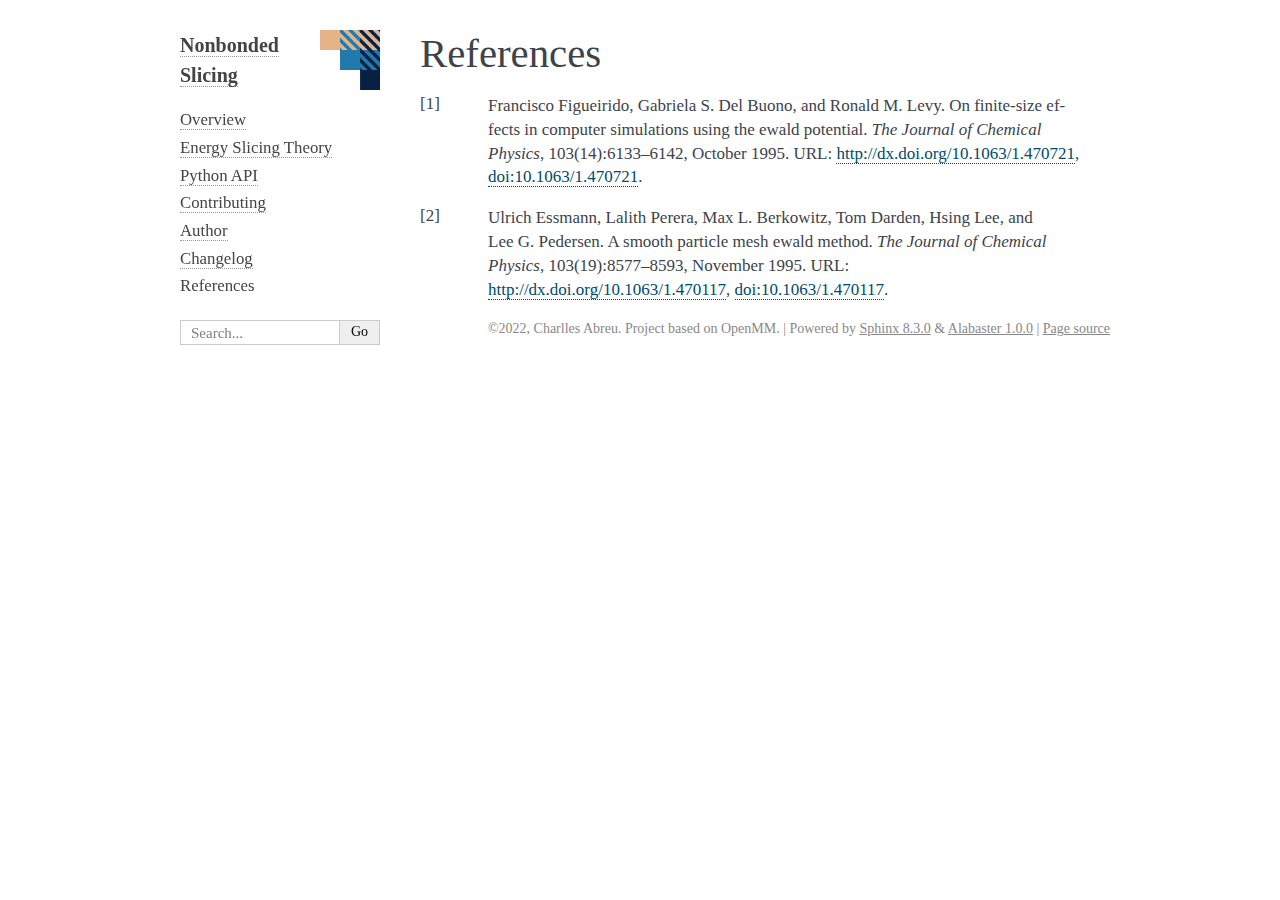
<file: docs/references.html>
<!DOCTYPE html>

<html lang="en" data-content_root="./">
  <head>
    <meta charset="utf-8" />
    <meta name="viewport" content="width=device-width, initial-scale=1.0" /><meta name="viewport" content="width=device-width, initial-scale=1" />

    <title>References &#8212; Nonbonded Slicing  documentation</title>
    <link rel="stylesheet" type="text/css" href="_static/pygments.css?v=03e43079" />
    <link rel="stylesheet" type="text/css" href="_static/basic.css?v=b08954a9" />
    <link rel="stylesheet" type="text/css" href="_static/alabaster.css?v=27fed22d" />
    <link rel="stylesheet" type="text/css" href="_static/copybutton.css?v=76b2166b" />
    <link rel="stylesheet" type="text/css" href="_static/css/custom.css?v=d72ef124" />
    <script src="_static/documentation_options.js?v=5929fcd5"></script>
    <script src="_static/doctools.js?v=9bcbadda"></script>
    <script src="_static/sphinx_highlight.js?v=dc90522c"></script>
    <script src="_static/clipboard.min.js?v=a7894cd8"></script>
    <script src="_static/copybutton.js?v=ccdb6887"></script>
    <link rel="index" title="Index" href="genindex.html" />
    <link rel="search" title="Search" href="search.html" />
    <link rel="prev" title="Changelog" href="changelog.html" />
   
  <link rel="stylesheet" href="_static/custom.css" type="text/css" />
  

  
  

  </head><body>
  

    <div class="document">
      <div class="documentwrapper">
        <div class="bodywrapper">
          

          <div class="body" role="main">
            
  <section id="references">
<h1>References<a class="headerlink" href="#references" title="Link to this heading">¶</a></h1>
<div class="docutils container" id="id1">
<div role="list" class="citation-list">
<div class="citation" id="id3" role="doc-biblioentry">
<span class="label"><span class="fn-bracket">[</span>1<span class="fn-bracket">]</span></span>
<p>Francisco Figueirido, Gabriela S. Del Buono, and Ronald M. Levy. On finite-size effects in computer simulations using the ewald potential. <em>The Journal of Chemical Physics</em>, 103(14):6133–6142, October 1995. URL: <a class="reference external" href="http://dx.doi.org/10.1063/1.470721">http://dx.doi.org/10.1063/1.470721</a>, <a class="reference external" href="https://doi.org/10.1063/1.470721">doi:10.1063/1.470721</a>.</p>
</div>
<div class="citation" id="id2" role="doc-biblioentry">
<span class="label"><span class="fn-bracket">[</span>2<span class="fn-bracket">]</span></span>
<p>Ulrich Essmann, Lalith Perera, Max L. Berkowitz, Tom Darden, Hsing Lee, and Lee G. Pedersen. A smooth particle mesh ewald method. <em>The Journal of Chemical Physics</em>, 103(19):8577–8593, November 1995. URL: <a class="reference external" href="http://dx.doi.org/10.1063/1.470117">http://dx.doi.org/10.1063/1.470117</a>, <a class="reference external" href="https://doi.org/10.1063/1.470117">doi:10.1063/1.470117</a>.</p>
</div>
</div>
</div>
</section>


          </div>
          
        </div>
      </div>
      <div class="sphinxsidebar" role="navigation" aria-label="Main">
        <div class="sphinxsidebarwrapper">
<p class="logo">
  <a href="index.html">
    <img class="logo" src="_static/logo_small.png" alt="Logo" />
    
    <h1 class="logo logo-name">Nonbonded Slicing</h1>
    
  </a>
</p>











<h3><a href="index.html">Table of Contents</a></h3>
<ul class="current">
<li class="toctree-l1"><a class="reference internal" href="overview.html">Overview</a></li>
<li class="toctree-l1"><a class="reference internal" href="theory.html">Energy Slicing Theory</a></li>
<li class="toctree-l1"><a class="reference internal" href="pythonapi/index.html">Python API</a></li>
<li class="toctree-l1"><a class="reference internal" href="contributing.html">Contributing</a></li>
<li class="toctree-l1"><a class="reference internal" href="authors.html">Author</a></li>
<li class="toctree-l1"><a class="reference internal" href="changelog.html">Changelog</a></li>
<li class="toctree-l1 current"><a class="current reference internal" href="#">References</a></li>
</ul>

<search id="searchbox" style="display: none" role="search">
  <h3 id="searchlabel">Quick search</h3>
    <div class="searchformwrapper">
    <form class="search" action="search.html" method="get">
      <input type="text" name="q" aria-labelledby="searchlabel" autocomplete="off" autocorrect="off" autocapitalize="off" spellcheck="false"/>
      <input type="submit" value="Go" />
    </form>
    </div>
</search>
<script>document.getElementById('searchbox').style.display = "block"</script>
        </div>
      </div>
      <div class="clearer"></div>
    </div>
    <div class="footer">
      &#169;2022, Charlles Abreu. Project based on OpenMM.
      
      |
      Powered by <a href="https://www.sphinx-doc.org/">Sphinx 8.3.0</a>
      &amp; <a href="https://alabaster.readthedocs.io">Alabaster 1.0.0</a>
      
      |
      <a href="_sources/references.rst.txt"
          rel="nofollow">Page source</a>
    </div>

    

    
  </body>
</html>
</file>
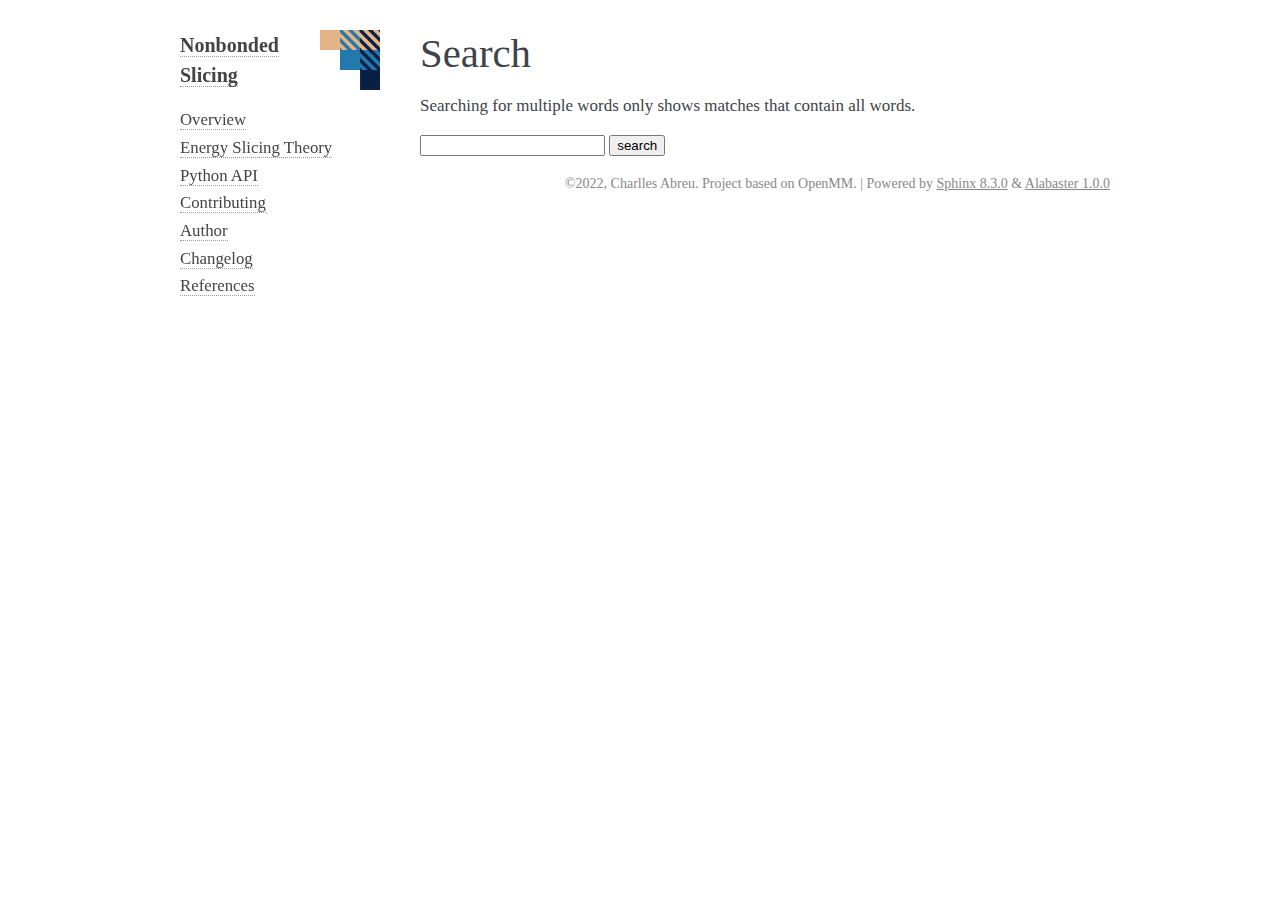
<file: docs/search.html>
<!DOCTYPE html>

<html lang="en" data-content_root="./">
  <head>
    <meta charset="utf-8" />
    <meta name="viewport" content="width=device-width, initial-scale=1.0" />
    <title>Search &#8212; Nonbonded Slicing  documentation</title>
    <link rel="stylesheet" type="text/css" href="_static/pygments.css?v=03e43079" />
    <link rel="stylesheet" type="text/css" href="_static/basic.css?v=b08954a9" />
    <link rel="stylesheet" type="text/css" href="_static/alabaster.css?v=27fed22d" />
    <link rel="stylesheet" type="text/css" href="_static/copybutton.css?v=76b2166b" />
    <link rel="stylesheet" type="text/css" href="_static/css/custom.css?v=d72ef124" />
    
    <script src="_static/documentation_options.js?v=5929fcd5"></script>
    <script src="_static/doctools.js?v=9bcbadda"></script>
    <script src="_static/sphinx_highlight.js?v=dc90522c"></script>
    <script src="_static/clipboard.min.js?v=a7894cd8"></script>
    <script src="_static/copybutton.js?v=ccdb6887"></script>
    <script src="_static/searchtools.js"></script>
    <script src="_static/language_data.js"></script>
    <link rel="index" title="Index" href="genindex.html" />
    <link rel="search" title="Search" href="#" />
    <script src="searchindex.js" defer="defer"></script>
    <meta name="robots" content="noindex" />
    
   
  <link rel="stylesheet" href="_static/custom.css" type="text/css" />
  

  
  


  </head><body>
  

    <div class="document">
      <div class="documentwrapper">
        <div class="bodywrapper">
          

          <div class="body" role="main">
            
  <h1 id="search-documentation">Search</h1>
  
  <noscript>
  <div class="admonition warning">
  <p>
    Please activate JavaScript to enable the search
    functionality.
  </p>
  </div>
  </noscript>
  
  
  <p>
    Searching for multiple words only shows matches that contain
    all words.
  </p>
  
  
  <form action="" method="get">
    <input type="text" name="q" aria-labelledby="search-documentation" value="" autocomplete="off" autocorrect="off" autocapitalize="off" spellcheck="false"/>
    <input type="submit" value="search" />
    <span id="search-progress" style="padding-left: 10px"></span>
  </form>
  
  
  <div id="search-results"></div>
  

          </div>
          
        </div>
      </div>
      <div class="sphinxsidebar" role="navigation" aria-label="Main">
        <div class="sphinxsidebarwrapper">
<p class="logo">
  <a href="index.html">
    <img class="logo" src="_static/logo_small.png" alt="Logo" />
    
    <h1 class="logo logo-name">Nonbonded Slicing</h1>
    
  </a>
</p>











<h3><a href="index.html">Table of Contents</a></h3>
<ul>
<li class="toctree-l1"><a class="reference internal" href="overview.html">Overview</a></li>
<li class="toctree-l1"><a class="reference internal" href="theory.html">Energy Slicing Theory</a></li>
<li class="toctree-l1"><a class="reference internal" href="pythonapi/index.html">Python API</a></li>
<li class="toctree-l1"><a class="reference internal" href="contributing.html">Contributing</a></li>
<li class="toctree-l1"><a class="reference internal" href="authors.html">Author</a></li>
<li class="toctree-l1"><a class="reference internal" href="changelog.html">Changelog</a></li>
<li class="toctree-l1"><a class="reference internal" href="references.html">References</a></li>
</ul>

        </div>
      </div>
      <div class="clearer"></div>
    </div>
    <div class="footer">
      &#169;2022, Charlles Abreu. Project based on OpenMM.
      
      |
      Powered by <a href="https://www.sphinx-doc.org/">Sphinx 8.3.0</a>
      &amp; <a href="https://alabaster.readthedocs.io">Alabaster 1.0.0</a>
      
    </div>

    

    
  </body>
</html>
</file>
<file: docs/_static/pygments.css>
pre { line-height: 125%; }
td.linenos .normal { color: inherit; background-color: transparent; padding-left: 5px; padding-right: 5px; }
span.linenos { color: inherit; background-color: transparent; padding-left: 5px; padding-right: 5px; }
td.linenos .special { color: #000000; background-color: #ffffc0; padding-left: 5px; padding-right: 5px; }
span.linenos.special { color: #000000; background-color: #ffffc0; padding-left: 5px; padding-right: 5px; }
.highlight .hll { background-color: #ffffcc }
.highlight { background: #eeffcc; }
.highlight .c { color: #408090; font-style: italic } /* Comment */
.highlight .err { border: 1px solid #FF0000 } /* Error */
.highlight .k { color: #007020; font-weight: bold } /* Keyword */
.highlight .o { color: #666666 } /* Operator */
.highlight .ch { color: #408090; font-style: italic } /* Comment.Hashbang */
.highlight .cm { color: #408090; font-style: italic } /* Comment.Multiline */
.highlight .cp { color: #007020 } /* Comment.Preproc */
.highlight .cpf { color: #408090; font-style: italic } /* Comment.PreprocFile */
.highlight .c1 { color: #408090; font-style: italic } /* Comment.Single */
.highlight .cs { color: #408090; background-color: #fff0f0 } /* Comment.Special */
.highlight .gd { color: #A00000 } /* Generic.Deleted */
.highlight .ge { font-style: italic } /* Generic.Emph */
.highlight .ges { font-weight: bold; font-style: italic } /* Generic.EmphStrong */
.highlight .gr { color: #FF0000 } /* Generic.Error */
.highlight .gh { color: #000080; font-weight: bold } /* Generic.Heading */
.highlight .gi { color: #00A000 } /* Generic.Inserted */
.highlight .go { color: #333333 } /* Generic.Output */
.highlight .gp { color: #c65d09; font-weight: bold } /* Generic.Prompt */
.highlight .gs { font-weight: bold } /* Generic.Strong */
.highlight .gu { color: #800080; font-weight: bold } /* Generic.Subheading */
.highlight .gt { color: #0044DD } /* Generic.Traceback */
.highlight .kc { color: #007020; font-weight: bold } /* Keyword.Constant */
.highlight .kd { color: #007020; font-weight: bold } /* Keyword.Declaration */
.highlight .kn { color: #007020; font-weight: bold } /* Keyword.Namespace */
.highlight .kp { color: #007020 } /* Keyword.Pseudo */
.highlight .kr { color: #007020; font-weight: bold } /* Keyword.Reserved */
.highlight .kt { color: #902000 } /* Keyword.Type */
.highlight .m { color: #208050 } /* Literal.Number */
.highlight .s { color: #4070a0 } /* Literal.String */
.highlight .na { color: #4070a0 } /* Name.Attribute */
.highlight .nb { color: #007020 } /* Name.Builtin */
.highlight .nc { color: #0e84b5; font-weight: bold } /* Name.Class */
.highlight .no { color: #60add5 } /* Name.Constant */
.highlight .nd { color: #555555; font-weight: bold } /* Name.Decorator */
.highlight .ni { color: #d55537; font-weight: bold } /* Name.Entity */
.highlight .ne { color: #007020 } /* Name.Exception */
.highlight .nf { color: #06287e } /* Name.Function */
.highlight .nl { color: #002070; font-weight: bold } /* Name.Label */
.highlight .nn { color: #0e84b5; font-weight: bold } /* Name.Namespace */
.highlight .nt { color: #062873; font-weight: bold } /* Name.Tag */
.highlight .nv { color: #bb60d5 } /* Name.Variable */
.highlight .ow { color: #007020; font-weight: bold } /* Operator.Word */
.highlight .w { color: #bbbbbb } /* Text.Whitespace */
.highlight .mb { color: #208050 } /* Literal.Number.Bin */
.highlight .mf { color: #208050 } /* Literal.Number.Float */
.highlight .mh { color: #208050 } /* Literal.Number.Hex */
.highlight .mi { color: #208050 } /* Literal.Number.Integer */
.highlight .mo { color: #208050 } /* Literal.Number.Oct */
.highlight .sa { color: #4070a0 } /* Literal.String.Affix */
.highlight .sb { color: #4070a0 } /* Literal.String.Backtick */
.highlight .sc { color: #4070a0 } /* Literal.String.Char */
.highlight .dl { color: #4070a0 } /* Literal.String.Delimiter */
.highlight .sd { color: #4070a0; font-style: italic } /* Literal.String.Doc */
.highlight .s2 { color: #4070a0 } /* Literal.String.Double */
.highlight .se { color: #4070a0; font-weight: bold } /* Literal.String.Escape */
.highlight .sh { color: #4070a0 } /* Literal.String.Heredoc */
.highlight .si { color: #70a0d0; font-style: italic } /* Literal.String.Interpol */
.highlight .sx { color: #c65d09 } /* Literal.String.Other */
.highlight .sr { color: #235388 } /* Literal.String.Regex */
.highlight .s1 { color: #4070a0 } /* Literal.String.Single */
.highlight .ss { color: #517918 } /* Literal.String.Symbol */
.highlight .bp { color: #007020 } /* Name.Builtin.Pseudo */
.highlight .fm { color: #06287e } /* Name.Function.Magic */
.highlight .vc { color: #bb60d5 } /* Name.Variable.Class */
.highlight .vg { color: #bb60d5 } /* Name.Variable.Global */
.highlight .vi { color: #bb60d5 } /* Name.Variable.Instance */
.highlight .vm { color: #bb60d5 } /* Name.Variable.Magic */
.highlight .il { color: #208050 } /* Literal.Number.Integer.Long */
</file>
<file: docs/_static/basic.css>
/*
 * Sphinx stylesheet -- basic theme.
 */

/* -- main layout ----------------------------------------------------------- */

div.clearer {
    clear: both;
}

div.section::after {
    display: block;
    content: '';
    clear: left;
}

/* -- relbar ---------------------------------------------------------------- */

div.related {
    width: 100%;
    font-size: 90%;
}

div.related h3 {
    display: none;
}

div.related ul {
    margin: 0;
    padding: 0 0 0 10px;
    list-style: none;
}

div.related li {
    display: inline;
}

div.related li.right {
    float: right;
    margin-right: 5px;
}

/* -- sidebar --------------------------------------------------------------- */

div.sphinxsidebarwrapper {
    padding: 10px 5px 0 10px;
}

div.sphinxsidebar {
    float: left;
    width: 230px;
    margin-left: -100%;
    font-size: 90%;
    word-wrap: break-word;
    overflow-wrap : break-word;
}

div.sphinxsidebar ul {
    list-style: none;
}

div.sphinxsidebar ul ul,
div.sphinxsidebar ul.want-points {
    margin-left: 20px;
    list-style: square;
}

div.sphinxsidebar ul ul {
    margin-top: 0;
    margin-bottom: 0;
}

div.sphinxsidebar form {
    margin-top: 10px;
}

div.sphinxsidebar input {
    border: 1px solid #98dbcc;
    font-family: sans-serif;
    font-size: 1em;
}

div.sphinxsidebar #searchbox form.search {
    overflow: hidden;
}

div.sphinxsidebar #searchbox input[type="text"] {
    float: left;
    width: 80%;
    padding: 0.25em;
    box-sizing: border-box;
}

div.sphinxsidebar #searchbox input[type="submit"] {
    float: left;
    width: 20%;
    border-left: none;
    padding: 0.25em;
    box-sizing: border-box;
}


img {
    border: 0;
    max-width: 100%;
}

/* -- search page ----------------------------------------------------------- */

ul.search {
    margin-top: 10px;
}

ul.search li {
    padding: 5px 0;
}

ul.search li a {
    font-weight: bold;
}

ul.search li p.context {
    color: #888;
    margin: 2px 0 0 30px;
    text-align: left;
}

ul.keywordmatches li.goodmatch a {
    font-weight: bold;
}

/* -- index page ------------------------------------------------------------ */

table.contentstable {
    width: 90%;
    margin-left: auto;
    margin-right: auto;
}

table.contentstable p.biglink {
    line-height: 150%;
}

a.biglink {
    font-size: 1.3em;
}

span.linkdescr {
    font-style: italic;
    padding-top: 5px;
    font-size: 90%;
}

/* -- general index --------------------------------------------------------- */

table.indextable {
    width: 100%;
}

table.indextable td {
    text-align: left;
    vertical-align: top;
}

table.indextable ul {
    margin-top: 0;
    margin-bottom: 0;
    list-style-type: none;
}

table.indextable > tbody > tr > td > ul {
    padding-left: 0em;
}

table.indextable tr.pcap {
    height: 10px;
}

table.indextable tr.cap {
    margin-top: 10px;
    background-color: #f2f2f2;
}

img.toggler {
    margin-right: 3px;
    margin-top: 3px;
    cursor: pointer;
}

div.modindex-jumpbox {
    border-top: 1px solid #ddd;
    border-bottom: 1px solid #ddd;
    margin: 1em 0 1em 0;
    padding: 0.4em;
}

div.genindex-jumpbox {
    border-top: 1px solid #ddd;
    border-bottom: 1px solid #ddd;
    margin: 1em 0 1em 0;
    padding: 0.4em;
}

/* -- domain module index --------------------------------------------------- */

table.modindextable td {
    padding: 2px;
    border-collapse: collapse;
}

/* -- general body styles --------------------------------------------------- */

div.body {
    min-width: inherit;
    max-width: 800px;
}

div.body p, div.body dd, div.body li, div.body blockquote {
    -moz-hyphens: auto;
    -ms-hyphens: auto;
    -webkit-hyphens: auto;
    hyphens: auto;
}

a.headerlink {
    visibility: hidden;
}

a:visited {
    color: #551A8B;
}

h1:hover > a.headerlink,
h2:hover > a.headerlink,
h3:hover > a.headerlink,
h4:hover > a.headerlink,
h5:hover > a.headerlink,
h6:hover > a.headerlink,
dt:hover > a.headerlink,
caption:hover > a.headerlink,
p.caption:hover > a.headerlink,
div.code-block-caption:hover > a.headerlink {
    visibility: visible;
}

div.body p.caption {
    text-align: inherit;
}

div.body td {
    text-align: left;
}

.first {
    margin-top: 0 !important;
}

p.rubric {
    margin-top: 30px;
    font-weight: bold;
}

img.align-left, figure.align-left, .figure.align-left, object.align-left {
    clear: left;
    float: left;
    margin-right: 1em;
}

img.align-right, figure.align-right, .figure.align-right, object.align-right {
    clear: right;
    float: right;
    margin-left: 1em;
}

img.align-center, figure.align-center, .figure.align-center, object.align-center {
  display: block;
  margin-left: auto;
  margin-right: auto;
}

img.align-default, figure.align-default, .figure.align-default {
  display: block;
  margin-left: auto;
  margin-right: auto;
}

.align-left {
    text-align: left;
}

.align-center {
    text-align: center;
}

.align-default {
    text-align: center;
}

.align-right {
    text-align: right;
}

/* -- sidebars -------------------------------------------------------------- */

div.sidebar,
aside.sidebar {
    margin: 0 0 0.5em 1em;
    border: 1px solid #ddb;
    padding: 7px;
    background-color: #ffe;
    width: 40%;
    float: right;
    clear: right;
    overflow-x: auto;
}

p.sidebar-title {
    font-weight: bold;
}

nav.contents,
aside.topic,
div.admonition, div.topic, blockquote {
    clear: left;
}

/* -- topics ---------------------------------------------------------------- */

nav.contents,
aside.topic,
div.topic {
    border: 1px solid #ccc;
    padding: 7px;
    margin: 10px 0 10px 0;
}

p.topic-title {
    font-size: 1.1em;
    font-weight: bold;
    margin-top: 10px;
}

/* -- admonitions ----------------------------------------------------------- */

div.admonition {
    margin-top: 10px;
    margin-bottom: 10px;
    padding: 7px;
}

div.admonition dt {
    font-weight: bold;
}

p.admonition-title {
    margin: 0px 10px 5px 0px;
    font-weight: bold;
}

div.body p.centered {
    text-align: center;
    margin-top: 25px;
}

/* -- content of sidebars/topics/admonitions -------------------------------- */

div.sidebar > :last-child,
aside.sidebar > :last-child,
nav.contents > :last-child,
aside.topic > :last-child,
div.topic > :last-child,
div.admonition > :last-child {
    margin-bottom: 0;
}

div.sidebar::after,
aside.sidebar::after,
nav.contents::after,
aside.topic::after,
div.topic::after,
div.admonition::after,
blockquote::after {
    display: block;
    content: '';
    clear: both;
}

/* -- tables ---------------------------------------------------------------- */

table.docutils {
    margin-top: 10px;
    margin-bottom: 10px;
    border: 0;
    border-collapse: collapse;
}

table.align-center {
    margin-left: auto;
    margin-right: auto;
}

table.align-default {
    margin-left: auto;
    margin-right: auto;
}

table caption span.caption-number {
    font-style: italic;
}

table caption span.caption-text {
}

table.docutils td, table.docutils th {
    padding: 1px 8px 1px 5px;
    border-top: 0;
    border-left: 0;
    border-right: 0;
    border-bottom: 1px solid #aaa;
}

th {
    text-align: left;
    padding-right: 5px;
}

table.citation {
    border-left: solid 1px gray;
    margin-left: 1px;
}

table.citation td {
    border-bottom: none;
}

th > :first-child,
td > :first-child {
    margin-top: 0px;
}

th > :last-child,
td > :last-child {
    margin-bottom: 0px;
}

/* -- figures --------------------------------------------------------------- */

div.figure, figure {
    margin: 0.5em;
    padding: 0.5em;
}

div.figure p.caption, figcaption {
    padding: 0.3em;
}

div.figure p.caption span.caption-number,
figcaption span.caption-number {
    font-style: italic;
}

div.figure p.caption span.caption-text,
figcaption span.caption-text {
}

/* -- field list styles ----------------------------------------------------- */

table.field-list td, table.field-list th {
    border: 0 !important;
}

.field-list ul {
    margin: 0;
    padding-left: 1em;
}

.field-list p {
    margin: 0;
}

.field-name {
    -moz-hyphens: manual;
    -ms-hyphens: manual;
    -webkit-hyphens: manual;
    hyphens: manual;
}

/* -- hlist styles ---------------------------------------------------------- */

table.hlist {
    margin: 1em 0;
}

table.hlist td {
    vertical-align: top;
}

/* -- object description styles --------------------------------------------- */

.sig {
	font-family: 'Consolas', 'Menlo', 'DejaVu Sans Mono', 'Bitstream Vera Sans Mono', monospace;
}

.sig-name, code.descname {
    background-color: transparent;
    font-weight: bold;
}

.sig-name {
	font-size: 1.1em;
}

code.descname {
    font-size: 1.2em;
}

.sig-prename, code.descclassname {
    background-color: transparent;
}

.optional {
    font-size: 1.3em;
}

.sig-paren {
    font-size: larger;
}

.sig-param.n {
	font-style: italic;
}

/* C++ specific styling */

.sig-inline.c-texpr,
.sig-inline.cpp-texpr {
	font-family: unset;
}

.sig.c   .k, .sig.c   .kt,
.sig.cpp .k, .sig.cpp .kt {
	color: #0033B3;
}

.sig.c   .m,
.sig.cpp .m {
	color: #1750EB;
}

.sig.c   .s, .sig.c   .sc,
.sig.cpp .s, .sig.cpp .sc {
	color: #067D17;
}


/* -- other body styles ----------------------------------------------------- */

ol.arabic {
    list-style: decimal;
}

ol.loweralpha {
    list-style: lower-alpha;
}

ol.upperalpha {
    list-style: upper-alpha;
}

ol.lowerroman {
    list-style: lower-roman;
}

ol.upperroman {
    list-style: upper-roman;
}

:not(li) > ol > li:first-child > :first-child,
:not(li) > ul > li:first-child > :first-child {
    margin-top: 0px;
}

:not(li) > ol > li:last-child > :last-child,
:not(li) > ul > li:last-child > :last-child {
    margin-bottom: 0px;
}

ol.simple ol p,
ol.simple ul p,
ul.simple ol p,
ul.simple ul p {
    margin-top: 0;
}

ol.simple > li:not(:first-child) > p,
ul.simple > li:not(:first-child) > p {
    margin-top: 0;
}

ol.simple p,
ul.simple p {
    margin-bottom: 0;
}

aside.footnote > span,
div.citation > span {
    float: left;
}
aside.footnote > span:last-of-type,
div.citation > span:last-of-type {
  padding-right: 0.5em;
}
aside.footnote > p {
  margin-left: 2em;
}
div.citation > p {
  margin-left: 4em;
}
aside.footnote > p:last-of-type,
div.citation > p:last-of-type {
    margin-bottom: 0em;
}
aside.footnote > p:last-of-type:after,
div.citation > p:last-of-type:after {
    content: "";
    clear: both;
}

dl.field-list {
    display: grid;
    grid-template-columns: fit-content(30%) auto;
}

dl.field-list > dt {
    font-weight: bold;
    word-break: break-word;
    padding-left: 0.5em;
    padding-right: 5px;
}

dl.field-list > dd {
    padding-left: 0.5em;
    margin-top: 0em;
    margin-left: 0em;
    margin-bottom: 0em;
}

dl {
    margin-bottom: 15px;
}

dd > :first-child {
    margin-top: 0px;
}

dd ul, dd table {
    margin-bottom: 10px;
}

dd {
    margin-top: 3px;
    margin-bottom: 10px;
    margin-left: 30px;
}

.sig dd {
    margin-top: 0px;
    margin-bottom: 0px;
}

.sig dl {
    margin-top: 0px;
    margin-bottom: 0px;
}

dl > dd:last-child,
dl > dd:last-child > :last-child {
    margin-bottom: 0;
}

dt:target, span.highlighted {
    background-color: #fbe54e;
}

rect.highlighted {
    fill: #fbe54e;
}

dl.glossary dt {
    font-weight: bold;
    font-size: 1.1em;
}

.versionmodified {
    font-style: italic;
}

.system-message {
    background-color: #fda;
    padding: 5px;
    border: 3px solid red;
}

.footnote:target  {
    background-color: #ffa;
}

.line-block {
    display: block;
    margin-top: 1em;
    margin-bottom: 1em;
}

.line-block .line-block {
    margin-top: 0;
    margin-bottom: 0;
    margin-left: 1.5em;
}

.guilabel, .menuselection {
    font-family: sans-serif;
}

.accelerator {
    text-decoration: underline;
}

.classifier {
    font-style: oblique;
}

.classifier:before {
    font-style: normal;
    margin: 0 0.5em;
    content: ":";
    display: inline-block;
}

abbr, acronym {
    border-bottom: dotted 1px;
    cursor: help;
}

/* -- code displays --------------------------------------------------------- */

pre {
    overflow: auto;
    overflow-y: hidden;  /* fixes display issues on Chrome browsers */
}

pre, div[class*="highlight-"] {
    clear: both;
}

span.pre {
    -moz-hyphens: none;
    -ms-hyphens: none;
    -webkit-hyphens: none;
    hyphens: none;
    white-space: nowrap;
}

div[class*="highlight-"] {
    margin: 1em 0;
}

td.linenos pre {
    border: 0;
    background-color: transparent;
    color: #aaa;
}

table.highlighttable {
    display: block;
}

table.highlighttable tbody {
    display: block;
}

table.highlighttable tr {
    display: flex;
}

table.highlighttable td {
    margin: 0;
    padding: 0;
}

table.highlighttable td.linenos {
    padding-right: 0.5em;
}

table.highlighttable td.code {
    flex: 1;
    overflow: hidden;
}

.highlight .hll {
    display: block;
}

div.highlight pre,
table.highlighttable pre {
    margin: 0;
}

div.code-block-caption + div {
    margin-top: 0;
}

div.code-block-caption {
    margin-top: 1em;
    padding: 2px 5px;
    font-size: small;
}

div.code-block-caption code {
    background-color: transparent;
}

table.highlighttable td.linenos,
span.linenos,
div.highlight span.gp {  /* gp: Generic.Prompt */
  user-select: none;
  -webkit-user-select: text; /* Safari fallback only */
  -webkit-user-select: none; /* Chrome/Safari */
  -moz-user-select: none; /* Firefox */
  -ms-user-select: none; /* IE10+ */
}

div.code-block-caption span.caption-number {
    padding: 0.1em 0.3em;
    font-style: italic;
}

div.code-block-caption span.caption-text {
}

div.literal-block-wrapper {
    margin: 1em 0;
}

code.xref, a code {
    background-color: transparent;
    font-weight: bold;
}

h1 code, h2 code, h3 code, h4 code, h5 code, h6 code {
    background-color: transparent;
}

.viewcode-link {
    float: right;
}

.viewcode-back {
    float: right;
    font-family: sans-serif;
}

div.viewcode-block:target {
    margin: -1px -10px;
    padding: 0 10px;
}

/* -- math display ---------------------------------------------------------- */

img.math {
    vertical-align: middle;
}

div.body div.math p {
    text-align: center;
}

span.eqno {
    float: right;
}

span.eqno a.headerlink {
    position: absolute;
    z-index: 1;
}

div.math:hover a.headerlink {
    visibility: visible;
}

/* -- printout stylesheet --------------------------------------------------- */

@media print {
    div.document,
    div.documentwrapper,
    div.bodywrapper {
        margin: 0 !important;
        width: 100%;
    }

    div.sphinxsidebar,
    div.related,
    div.footer,
    #top-link {
        display: none;
    }
}
</file>
<file: docs/_static/alabaster.css>
@import url("basic.css");

/* -- page layout ----------------------------------------------------------- */

body {
    font-family: Georgia, serif;
    font-size: 17px;
    background-color: #fff;
    color: #000;
    margin: 0;
    padding: 0;
}


div.document {
    width: 940px;
    margin: 30px auto 0 auto;
}

div.documentwrapper {
    float: left;
    width: 100%;
}

div.bodywrapper {
    margin: 0 0 0 220px;
}

div.sphinxsidebar {
    width: 220px;
    font-size: 14px;
    line-height: 1.5;
}

hr {
    border: 1px solid #B1B4B6;
}

div.body {
    background-color: #fff;
    color: #3E4349;
    padding: 0 30px 0 30px;
}

div.body > .section {
    text-align: left;
}

div.footer {
    width: 940px;
    margin: 20px auto 30px auto;
    font-size: 14px;
    color: #888;
    text-align: right;
}

div.footer a {
    color: #888;
}

p.caption {
    font-family: inherit;
    font-size: inherit;
}


div.relations {
    display: none;
}


div.sphinxsidebar a {
    color: #444;
    text-decoration: none;
    border-bottom: 1px dotted #999;
}

div.sphinxsidebar a:hover {
    border-bottom: 1px solid #999;
}

div.sphinxsidebarwrapper {
    padding: 18px 10px;
}

div.sphinxsidebarwrapper p.logo {
    padding: 0;
    margin: -10px 0 0 0px;
    text-align: center;
}

div.sphinxsidebarwrapper h1.logo {
    margin-top: -10px;
    text-align: center;
    margin-bottom: 5px;
    text-align: left;
}

div.sphinxsidebarwrapper h1.logo-name {
    margin-top: 0px;
}

div.sphinxsidebarwrapper p.blurb {
    margin-top: 0;
    font-style: normal;
}

div.sphinxsidebar h3,
div.sphinxsidebar h4 {
    font-family: Georgia, serif;
    color: #444;
    font-size: 24px;
    font-weight: normal;
    margin: 0 0 5px 0;
    padding: 0;
}

div.sphinxsidebar h4 {
    font-size: 20px;
}

div.sphinxsidebar h3 a {
    color: #444;
}

div.sphinxsidebar p.logo a,
div.sphinxsidebar h3 a,
div.sphinxsidebar p.logo a:hover,
div.sphinxsidebar h3 a:hover {
    border: none;
}

div.sphinxsidebar p {
    color: #555;
    margin: 10px 0;
}

div.sphinxsidebar ul {
    margin: 10px 0;
    padding: 0;
    color: #000;
}

div.sphinxsidebar ul li.toctree-l1 > a {
    font-size: 120%;
}

div.sphinxsidebar ul li.toctree-l2 > a {
    font-size: 110%;
}

div.sphinxsidebar input {
    border: 1px solid #CCC;
    font-family: Georgia, serif;
    font-size: 1em;
}

div.sphinxsidebar hr {
    border: none;
    height: 1px;
    color: #AAA;
    background: #AAA;

    text-align: left;
    margin-left: 0;
    width: 50%;
}

div.sphinxsidebar .badge {
    border-bottom: none;
}

div.sphinxsidebar .badge:hover {
    border-bottom: none;
}

/* To address an issue with donation coming after search */
div.sphinxsidebar h3.donation {
    margin-top: 10px;
}

/* -- body styles ----------------------------------------------------------- */

a {
    color: #004B6B;
    text-decoration: underline;
}

a:hover {
    color: #6D4100;
    text-decoration: underline;
}

div.body h1,
div.body h2,
div.body h3,
div.body h4,
div.body h5,
div.body h6 {
    font-family: Georgia, serif;
    font-weight: normal;
    margin: 30px 0px 10px 0px;
    padding: 0;
}

div.body h1 { margin-top: 0; padding-top: 0; font-size: 240%; }
div.body h2 { font-size: 180%; }
div.body h3 { font-size: 150%; }
div.body h4 { font-size: 130%; }
div.body h5 { font-size: 100%; }
div.body h6 { font-size: 100%; }

a.headerlink {
    color: #DDD;
    padding: 0 4px;
    text-decoration: none;
}

a.headerlink:hover {
    color: #444;
    background: #EAEAEA;
}

div.body p, div.body dd, div.body li {
    line-height: 1.4em;
}

div.admonition {
    margin: 20px 0px;
    padding: 10px 30px;
    background-color: #EEE;
    border: 1px solid #CCC;
}

div.admonition tt.xref, div.admonition code.xref, div.admonition a tt {
    background-color: #FBFBFB;
    border-bottom: 1px solid #fafafa;
}

div.admonition p.admonition-title {
    font-family: Georgia, serif;
    font-weight: normal;
    font-size: 24px;
    margin: 0 0 10px 0;
    padding: 0;
    line-height: 1;
}

div.admonition p.last {
    margin-bottom: 0;
}

div.highlight {
    background-color: #fff;
}

dt:target, .highlight {
    background: #FAF3E8;
}

div.warning {
    background-color: #FCC;
    border: 1px solid #FAA;
}

div.danger {
    background-color: #FCC;
    border: 1px solid #FAA;
    -moz-box-shadow: 2px 2px 4px #D52C2C;
    -webkit-box-shadow: 2px 2px 4px #D52C2C;
    box-shadow: 2px 2px 4px #D52C2C;
}

div.error {
    background-color: #FCC;
    border: 1px solid #FAA;
    -moz-box-shadow: 2px 2px 4px #D52C2C;
    -webkit-box-shadow: 2px 2px 4px #D52C2C;
    box-shadow: 2px 2px 4px #D52C2C;
}

div.caution {
    background-color: #FCC;
    border: 1px solid #FAA;
}

div.attention {
    background-color: #FCC;
    border: 1px solid #FAA;
}

div.important {
    background-color: #EEE;
    border: 1px solid #CCC;
}

div.note {
    background-color: #EEE;
    border: 1px solid #CCC;
}

div.tip {
    background-color: #EEE;
    border: 1px solid #CCC;
}

div.hint {
    background-color: #EEE;
    border: 1px solid #CCC;
}

div.seealso {
    background-color: #EEE;
    border: 1px solid #CCC;
}

div.topic {
    background-color: #EEE;
}

p.admonition-title {
    display: inline;
}

p.admonition-title:after {
    content: ":";
}

pre, tt, code {
    font-family: 'Consolas', 'Menlo', 'DejaVu Sans Mono', 'Bitstream Vera Sans Mono', monospace;
    font-size: 0.9em;
}

.hll {
    background-color: #FFC;
    margin: 0 -12px;
    padding: 0 12px;
    display: block;
}

img.screenshot {
}

tt.descname, tt.descclassname, code.descname, code.descclassname {
    font-size: 0.95em;
}

tt.descname, code.descname {
    padding-right: 0.08em;
}

img.screenshot {
    -moz-box-shadow: 2px 2px 4px #EEE;
    -webkit-box-shadow: 2px 2px 4px #EEE;
    box-shadow: 2px 2px 4px #EEE;
}

table.docutils {
    border: 1px solid #888;
    -moz-box-shadow: 2px 2px 4px #EEE;
    -webkit-box-shadow: 2px 2px 4px #EEE;
    box-shadow: 2px 2px 4px #EEE;
}

table.docutils td, table.docutils th {
    border: 1px solid #888;
    padding: 0.25em 0.7em;
}

table.field-list, table.footnote {
    border: none;
    -moz-box-shadow: none;
    -webkit-box-shadow: none;
    box-shadow: none;
}

table.footnote {
    margin: 15px 0;
    width: 100%;
    border: 1px solid #EEE;
    background: #FDFDFD;
    font-size: 0.9em;
}

table.footnote + table.footnote {
    margin-top: -15px;
    border-top: none;
}

table.field-list th {
    padding: 0 0.8em 0 0;
}

table.field-list td {
    padding: 0;
}

table.field-list p {
    margin-bottom: 0.8em;
}

/* Cloned from
 * https://github.com/sphinx-doc/sphinx/commit/ef60dbfce09286b20b7385333d63a60321784e68
 */
.field-name {
    -moz-hyphens: manual;
    -ms-hyphens: manual;
    -webkit-hyphens: manual;
    hyphens: manual;
}

table.footnote td.label {
    width: .1px;
    padding: 0.3em 0 0.3em 0.5em;
}

table.footnote td {
    padding: 0.3em 0.5em;
}

dl {
    margin-left: 0;
    margin-right: 0;
    margin-top: 0;
    padding: 0;
}

dl dd {
    margin-left: 30px;
}

blockquote {
    margin: 0 0 0 30px;
    padding: 0;
}

ul, ol {
    /* Matches the 30px from the narrow-screen "li > ul" selector below */
    margin: 10px 0 10px 30px;
    padding: 0;
}

pre {
    background: #EEE;
    padding: 7px 30px;
    margin: 15px 0px;
    line-height: 1.3em;
}

div.viewcode-block:target {
    background: #ffd;
}

dl pre, blockquote pre, li pre {
    margin-left: 0;
    padding-left: 30px;
}

tt, code {
    background-color: #ecf0f3;
    color: #222;
    /* padding: 1px 2px; */
}

tt.xref, code.xref, a tt {
    background-color: #FBFBFB;
    border-bottom: 1px solid #fff;
}

a.reference {
    text-decoration: none;
    border-bottom: 1px dotted #004B6B;
}

/* Don't put an underline on images */
a.image-reference, a.image-reference:hover {
    border-bottom: none;
}

a.reference:hover {
    border-bottom: 1px solid #6D4100;
}

a.footnote-reference {
    text-decoration: none;
    font-size: 0.7em;
    vertical-align: top;
    border-bottom: 1px dotted #004B6B;
}

a.footnote-reference:hover {
    border-bottom: 1px solid #6D4100;
}

a:hover tt, a:hover code {
    background: #EEE;
}


@media screen and (max-width: 870px) {

    div.sphinxsidebar {
    	display: none;
    }

    div.document {
       width: 100%;

    }

    div.documentwrapper {
    	margin-left: 0;
    	margin-top: 0;
    	margin-right: 0;
    	margin-bottom: 0;
    }

    div.bodywrapper {
    	margin-top: 0;
    	margin-right: 0;
    	margin-bottom: 0;
    	margin-left: 0;
    }

    ul {
    	margin-left: 0;
    }

	li > ul {
        /* Matches the 30px from the "ul, ol" selector above */
		margin-left: 30px;
	}

    .document {
    	width: auto;
    }

    .footer {
    	width: auto;
    }

    .bodywrapper {
    	margin: 0;
    }

    .footer {
    	width: auto;
    }

    .github {
        display: none;
    }



}



@media screen and (max-width: 875px) {

    body {
        margin: 0;
        padding: 20px 30px;
    }

    div.documentwrapper {
        float: none;
        background: #fff;
    }

    div.sphinxsidebar {
        display: block;
        float: none;
        width: 102.5%;
        margin: 50px -30px -20px -30px;
        padding: 10px 20px;
        background: #333;
        color: #FFF;
    }

    div.sphinxsidebar h3, div.sphinxsidebar h4, div.sphinxsidebar p,
    div.sphinxsidebar h3 a {
        color: #fff;
    }

    div.sphinxsidebar a {
        color: #AAA;
    }

    div.sphinxsidebar p.logo {
        display: none;
    }

    div.document {
        width: 100%;
        margin: 0;
    }

    div.footer {
        display: none;
    }

    div.bodywrapper {
        margin: 0;
    }

    div.body {
        min-height: 0;
        padding: 0;
    }

    .rtd_doc_footer {
        display: none;
    }

    .document {
        width: auto;
    }

    .footer {
        width: auto;
    }

    .footer {
        width: auto;
    }

    .github {
        display: none;
    }
}


/* misc. */

.revsys-inline {
    display: none!important;
}

/* Make nested-list/multi-paragraph items look better in Releases changelog
 * pages. Without this, docutils' magical list fuckery causes inconsistent
 * formatting between different release sub-lists.
 */
div#changelog > div.section > ul > li > p:only-child {
    margin-bottom: 0;
}

/* Hide fugly table cell borders in ..bibliography:: directive output */
table.docutils.citation, table.docutils.citation td, table.docutils.citation th {
  border: none;
  /* Below needed in some edge cases; if not applied, bottom shadows appear */
  -moz-box-shadow: none;
  -webkit-box-shadow: none;
  box-shadow: none;
}


/* relbar */

.related {
    line-height: 30px;
    width: 100%;
    font-size: 0.9rem;
}

.related.top {
    border-bottom: 1px solid #EEE;
    margin-bottom: 20px;
}

.related.bottom {
    border-top: 1px solid #EEE;
}

.related ul {
    padding: 0;
    margin: 0;
    list-style: none;
}

.related li {
    display: inline;
}

nav#rellinks {
    float: right;
}

nav#rellinks li+li:before {
    content: "|";
}

nav#breadcrumbs li+li:before {
    content: "\00BB";
}

/* Hide certain items when printing */
@media print {
    div.related {
        display: none;
    }
}
</file>
<file: docs/_static/copybutton.css>
/* Copy buttons */
button.copybtn {
    position: absolute;
    display: flex;
    top: .3em;
    right: .3em;
    width: 1.7em;
    height: 1.7em;
	opacity: 0;
    transition: opacity 0.3s, border .3s, background-color .3s;
    user-select: none;
    padding: 0;
    border: none;
    outline: none;
    border-radius: 0.4em;
    /* The colors that GitHub uses */
    border: #1b1f2426 1px solid;
    background-color: #f6f8fa;
    color: #57606a;
}

button.copybtn.success {
    border-color: #22863a;
    color: #22863a;
}

button.copybtn svg {
    stroke: currentColor;
    width: 1.5em;
    height: 1.5em;
    padding: 0.1em;
}

div.highlight  {
    position: relative;
}

/* Show the copybutton */
.highlight:hover button.copybtn, button.copybtn.success {
	opacity: 1;
}

.highlight button.copybtn:hover {
    background-color: rgb(235, 235, 235);
}

.highlight button.copybtn:active {
    background-color: rgb(187, 187, 187);
}

/**
 * A minimal CSS-only tooltip copied from:
 *   https://codepen.io/mildrenben/pen/rVBrpK
 *
 * To use, write HTML like the following:
 *
 * <p class="o-tooltip--left" data-tooltip="Hey">Short</p>
 */
 .o-tooltip--left {
  position: relative;
 }

 .o-tooltip--left:after {
    opacity: 0;
    visibility: hidden;
    position: absolute;
    content: attr(data-tooltip);
    padding: .2em;
    font-size: .8em;
    left: -.2em;
    background: grey;
    color: white;
    white-space: nowrap;
    z-index: 2;
    border-radius: 2px;
    transform: translateX(-102%) translateY(0);
    transition: opacity 0.2s cubic-bezier(0.64, 0.09, 0.08, 1), transform 0.2s cubic-bezier(0.64, 0.09, 0.08, 1);
}

.o-tooltip--left:hover:after {
    display: block;
    opacity: 1;
    visibility: visible;
    transform: translateX(-100%) translateY(0);
    transition: opacity 0.2s cubic-bezier(0.64, 0.09, 0.08, 1), transform 0.2s cubic-bezier(0.64, 0.09, 0.08, 1);
    transition-delay: .5s;
}

/* By default the copy button shouldn't show up when printing a page */
@media print {
    button.copybtn {
        display: none;
    }
}
</file>
<file: docs/_static/css/custom.css>
/* Reasonable defaults */
html {
    overflow-x: hidden;
    overflow-y: scroll;
    text-rendering: optimizeLegibility;
    text-size-adjust: 100%;
    -moz-osx-font-smoothing: grayscale;
    -webkit-font-smoothing: antialiased;
}

/* Fix responsiveness */
body {
    overflow-x: hidden;
}
div.body {
    min-width: unset;
}

@media screen and (max-width: 870px) {
    div.sphinxsidebar p.logo {
        display: unset;
    }
}

@media screen and (max-width: 875px) {
    ul {
        margin-left: 30px;
    }
    div.sphinxsidebar {
        width: 100vw;
        padding: 0;
    }
}

@media screen and (min-width: 871px) and (max-width: 940px) {
    div.document {
        width: 100vw
    }
}

/* When search bar is in nav footer, don't let it stretch too far */
.searchformwrapper {
    max-width: 250px;
}

/* Fix next/prev links in footer */
/* Don't just float the whole thing right */
nav#rellinks {
    float: unset;
}
nav#rellinks ul {
    padding-left: 0;
    display: flex;
    justify-content: space-between;
    flex-wrap: wrap;
}
nav#rellinks li {
    line-height: 1.3;
    padding: 5px 0px;
}
nav#rellinks li:first-child {
    display: block;
    text-indent: -17px;
    padding-left: 17px;
}
nav#rellinks li + li {
    margin-left: auto;
    text-align: right;
    display: flex;
}
nav#rellinks li + li a {
    display: inline-block;
    margin-right: 5px;
}
nav#rellinks li + li:before {
    content: "";
}

/* Put the title and logo side by side*/
.sphinxsidebarwrapper {
    display: flex;
    flex-wrap: wrap;
    align-items: flex-start;
    flex-direction: row-reverse;
    justify-content: space-between;
    align-content: flex-start;
}

.sphinxsidebar .logo-name {
    flex-basis: 140px;
    font-size: 20px;
}

.sphinxsidebar p.logo {
    flex-basis: 60px;
    text-align: right;
    display: block;
    margin-top: 0 !important;
}

/* Get control over the image */
.sphinxsidebar p.logo a {
    height: auto;
    display: block;
}

/* Make sure the remaining items use the width of
 * the whole navbar and don't get squished together
 * by flex.
 */
.sphinxsidebar .logo-name ~ * {
    flex-basis: 100%
}
/* Emulate a placeholder rather than a heading for search */
.sphinxsidebar #searchbox form.search input[type="text"] {
    background-image: url("data:image/svg+xml;utf8,<svg xmlns='http://www.w3.org/2000/svg' version='1.1' height='50px' width='120px'><text x='10' y='17' fill='gray' font-size='15'>Search...</text></svg>");
    background-repeat: no-repeat;
}
.sphinxsidebar #searchbox form.search input[type="text"]:focus {
    background-image: none;
}

/* Hide unwanted elements*/
.sphinxsidebarwrapper #searchbox h3, /* Search heading */
.sphinxsidebarwrapper > h3, /* Navigation heading */
.sphinxsidebarwrapper p:empty, /* Empty elements taking up space */
.sphinxsidebar .logo-name + a[href], /* Inexplicable but ugly link */
.sphinxsidebarwrapper hr /* Horizontal rules */
{
    display: none;
}

/* Hide logo on tiny screens */
@media screen and (max-width: 280px) {
    div.sphinxsidebar p.logo {
        display: none;
    }

    .sphinxsidebar .logo-name {
        flex-basis: 100%;
    }
}

/* Style TOC in sidebar more clearly */
.sphinxsidebarwrapper li.toctree-l1 {
    padding: 0.15em 0;
    line-height: 1.4;
}

.sphinxsidebarwrapper a.current,
.sphinxsidebarwrapper a.current:hover {
    text-decoration: none;
    border-bottom: none;
    cursor: text;
}
/* Tweak spacing */
div.sphinxsidebarwrapper #searchbox {
    margin-bottom: 0;
}
div.sphinxsidebarwrapper .nav-toctree > ul {
    margin: 5px 0;
}
/* Enlarge space between toctrees and external links */
div.sphinxsidebarwrapper .nav-toctree {
    margin-top: 15px;
    margin-bottom: 15px;
}
div.sphinxsidebarwrapper .extra-nav-links {
    margin-bottom: 0;
}

/* Custom body styling */
/* Center captions of figures, examples, etc. */
.body .caption {
    text-align: center;
}

.body .toctree-l1 {
    font-weight: bold;
}

.body .toctree-l2 {
    font-weight: normal;
}

.body .toctree-l3 {
    font-size: 0.8em;
}

/* Fix navbar to top */
@media screen and (min-width: 875px) {
    .sphinxsidebar {
        position: fixed;
        height: 100vh;
        overflow-y: hidden;
        top: 0;
        float: unset !important;
        margin-left: 0 !important;
    }

    .sphinxsidebarwrapper {
        height: calc(100% - 60px);
        overflow-y: auto;
        padding-top: 30px !important;
        padding-bottom: 30px !important;
        /* Hide scrollbar */
        -ms-overflow-style: none;  /* IE and Edge */
        scrollbar-width: none;  /* Firefox */
    }
    /* Hide scrollbar */
    .sphinxsidebarwrapper::-webkit-scrollbar {
        display: none
    }
}

/* Space out Breathe a bit more */
.body dl.cpp {
    margin-bottom: 20px;
}

.cpp .sig-name {
    font-size: 1em;
}

.subset1 {
    color:#e4b388;
}

.subset2 {
    color:#2279ab;
}

.subset3 {
    color:#072044;
}
</file>
<file: docs/_static/custom.css>
/* Reasonable defaults */
html {
    overflow-x: hidden;
    overflow-y: scroll;
    text-rendering: optimizeLegibility;
    text-size-adjust: 100%;
    -moz-osx-font-smoothing: grayscale;
    -webkit-font-smoothing: antialiased;
}

/* Fix responsiveness */
body {
    overflow-x: hidden;
}
div.body {
    min-width: unset;
}

@media screen and (max-width: 870px) {
    div.sphinxsidebar p.logo {
        display: unset;
    }
}

@media screen and (max-width: 875px) {
    ul {
        margin-left: 30px;
    }
    div.sphinxsidebar {
        width: 100vw;
        padding: 0;
    }
}

@media screen and (min-width: 871px) and (max-width: 940px) {
    div.document {
        width: 100vw
    }
}

/* When search bar is in nav footer, don't let it stretch too far */
.searchformwrapper {
    max-width: 250px;
}

/* Fix next/prev links in footer */
/* Don't just float the whole thing right */
nav#rellinks {
    float: unset;
}
nav#rellinks ul {
    padding-left: 0;
    display: flex;
    justify-content: space-between;
    flex-wrap: wrap;
}
nav#rellinks li {
    line-height: 1.3;
    padding: 5px 0px;
}
nav#rellinks li:first-child {
    display: block;
    text-indent: -17px;
    padding-left: 17px;
}
nav#rellinks li + li {
    margin-left: auto;
    text-align: right;
    display: flex;
}
nav#rellinks li + li a {
    display: inline-block;
    margin-right: 5px;
}
nav#rellinks li + li:before {
    content: "";
}

/* Put the title and logo side by side*/
.sphinxsidebarwrapper {
    display: flex;
    flex-wrap: wrap;
    align-items: flex-start;
    flex-direction: row-reverse;
    justify-content: space-between;
    align-content: flex-start;
}

.sphinxsidebar .logo-name {
    flex-basis: 140px;
    font-size: 20px;
}

.sphinxsidebar p.logo {
    flex-basis: 60px;
    text-align: right;
    display: block;
    margin-top: 0 !important;
}

/* Get control over the image */
.sphinxsidebar p.logo a {
    height: auto;
    display: block;
}

/* Make sure the remaining items use the width of
 * the whole navbar and don't get squished together
 * by flex.
 */
.sphinxsidebar .logo-name ~ * {
    flex-basis: 100%
}
/* Emulate a placeholder rather than a heading for search */
.sphinxsidebar #searchbox form.search input[type="text"] {
    background-image: url("data:image/svg+xml;utf8,<svg xmlns='http://www.w3.org/2000/svg' version='1.1' height='50px' width='120px'><text x='10' y='17' fill='gray' font-size='15'>Search...</text></svg>");
    background-repeat: no-repeat;
}
.sphinxsidebar #searchbox form.search input[type="text"]:focus {
    background-image: none;
}

/* Hide unwanted elements*/
.sphinxsidebarwrapper #searchbox h3, /* Search heading */
.sphinxsidebarwrapper > h3, /* Navigation heading */
.sphinxsidebarwrapper p:empty, /* Empty elements taking up space */
.sphinxsidebar .logo-name + a[href], /* Inexplicable but ugly link */
.sphinxsidebarwrapper hr /* Horizontal rules */
{
    display: none;
}

/* Hide logo on tiny screens */
@media screen and (max-width: 280px) {
    div.sphinxsidebar p.logo {
        display: none;
    }

    .sphinxsidebar .logo-name {
        flex-basis: 100%;
    }
}

/* Style TOC in sidebar more clearly */
.sphinxsidebarwrapper li.toctree-l1 {
    padding: 0.15em 0;
    line-height: 1.4;
}

.sphinxsidebarwrapper a.current,
.sphinxsidebarwrapper a.current:hover {
    text-decoration: none;
    border-bottom: none;
    cursor: text;
}
/* Tweak spacing */
div.sphinxsidebarwrapper #searchbox {
    margin-bottom: 0;
}
div.sphinxsidebarwrapper .nav-toctree > ul {
    margin: 5px 0;
}
/* Enlarge space between toctrees and external links */
div.sphinxsidebarwrapper .nav-toctree {
    margin-top: 15px;
    margin-bottom: 15px;
}
div.sphinxsidebarwrapper .extra-nav-links {
    margin-bottom: 0;
}

/* Custom body styling */
/* Center captions of figures, examples, etc. */
.body .caption {
    text-align: center;
}

.body .toctree-l1 {
    font-weight: bold;
}

.body .toctree-l2 {
    font-weight: normal;
}

.body .toctree-l3 {
    font-size: 0.8em;
}

/* Fix navbar to top */
@media screen and (min-width: 875px) {
    .sphinxsidebar {
        position: fixed;
        height: 100vh;
        overflow-y: hidden;
        top: 0;
        float: unset !important;
        margin-left: 0 !important;
    }

    .sphinxsidebarwrapper {
        height: calc(100% - 60px);
        overflow-y: auto;
        padding-top: 30px !important;
        padding-bottom: 30px !important;
        /* Hide scrollbar */
        -ms-overflow-style: none;  /* IE and Edge */
        scrollbar-width: none;  /* Firefox */
    }
    /* Hide scrollbar */
    .sphinxsidebarwrapper::-webkit-scrollbar {
        display: none
    }
}

/* Space out Breathe a bit more */
.body dl.cpp {
    margin-bottom: 20px;
}

.cpp .sig-name {
    font-size: 1em;
}

.subset1 {
    color:#e4b388;
}

.subset2 {
    color:#2279ab;
}

.subset3 {
    color:#072044;
}
</file>
